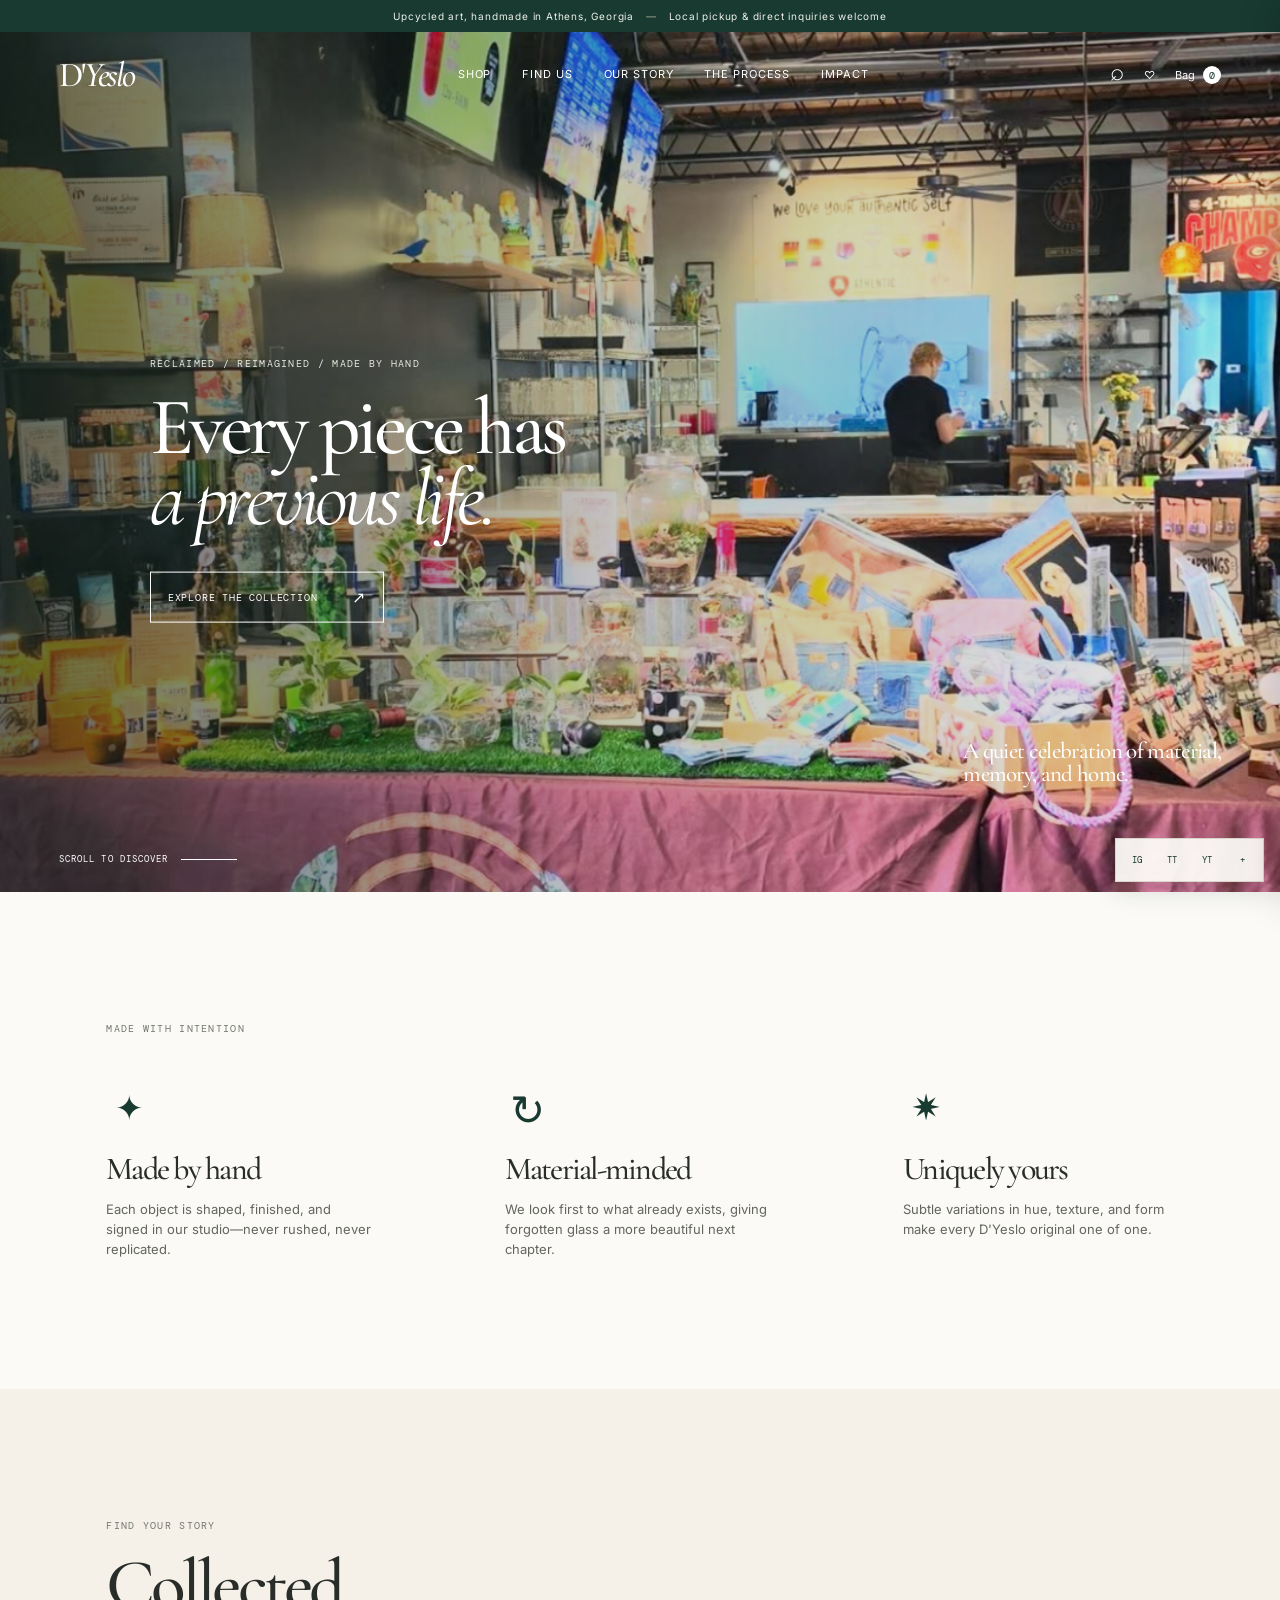
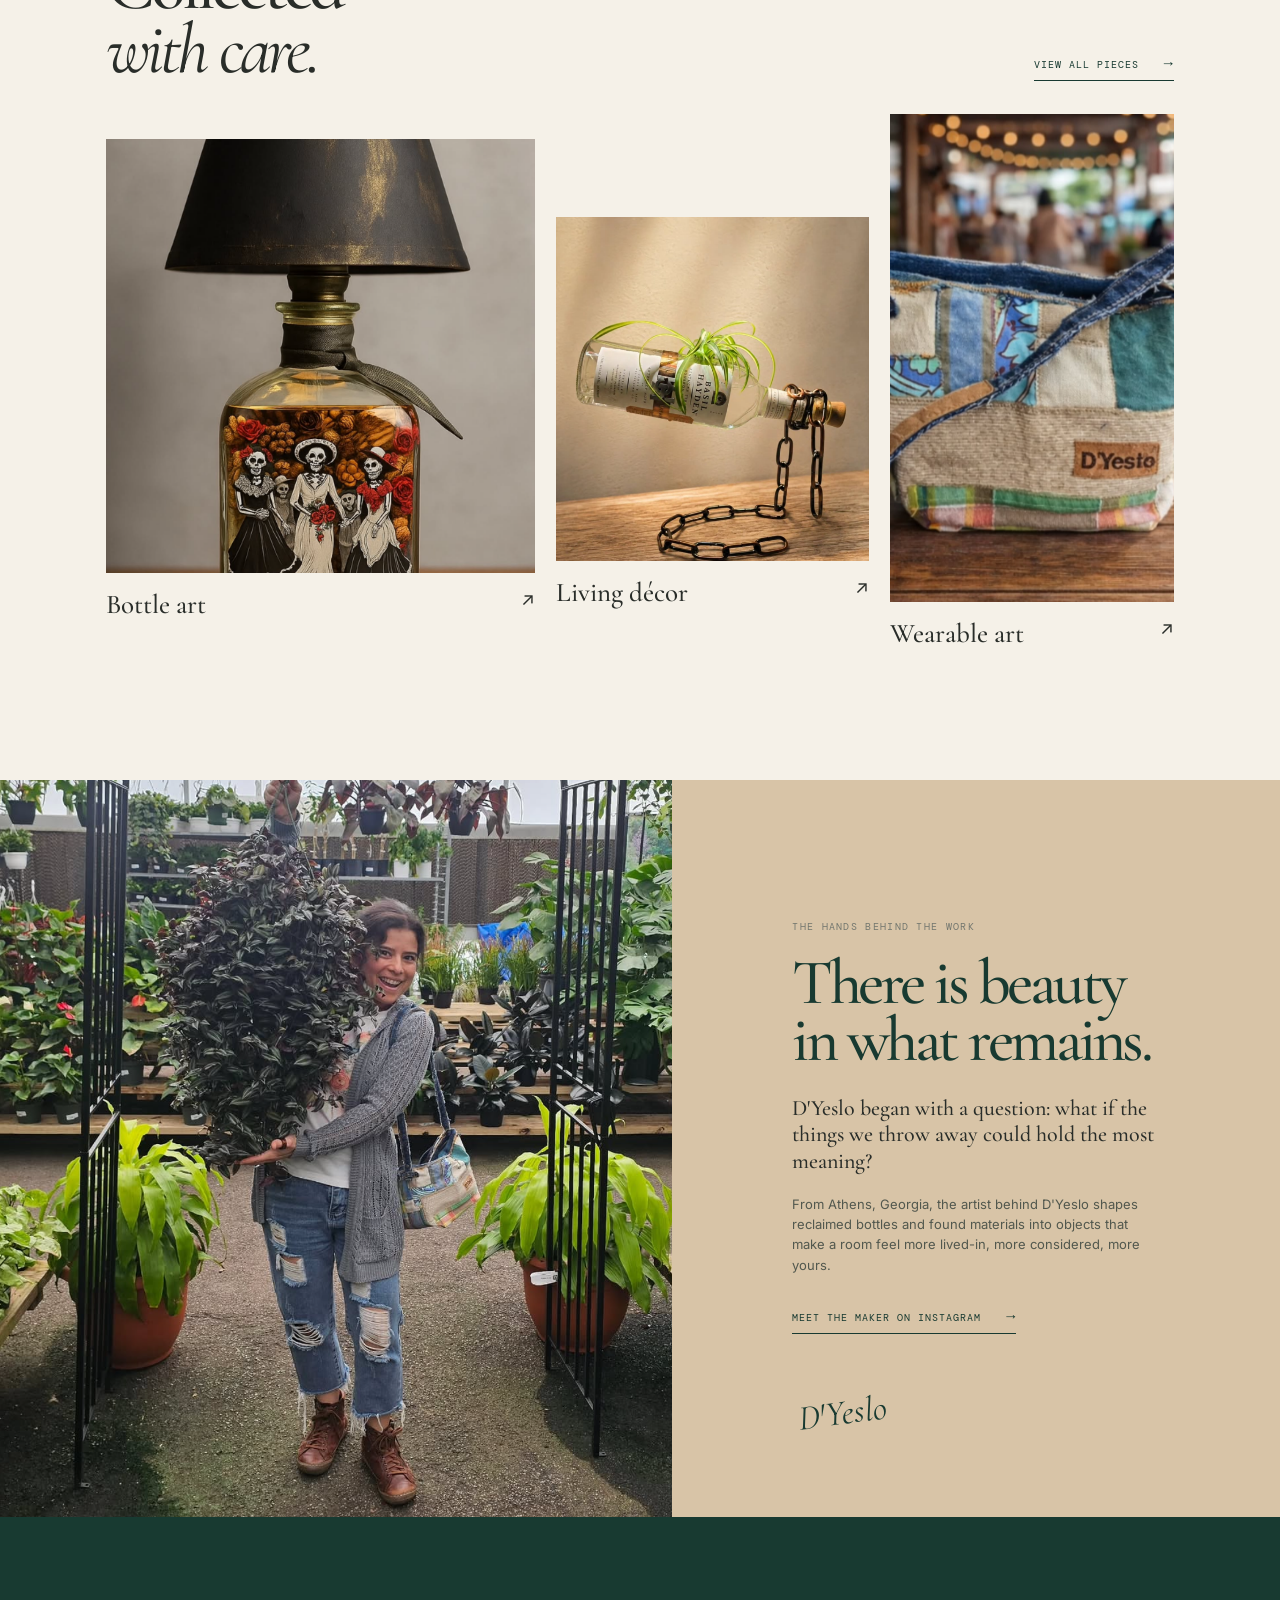
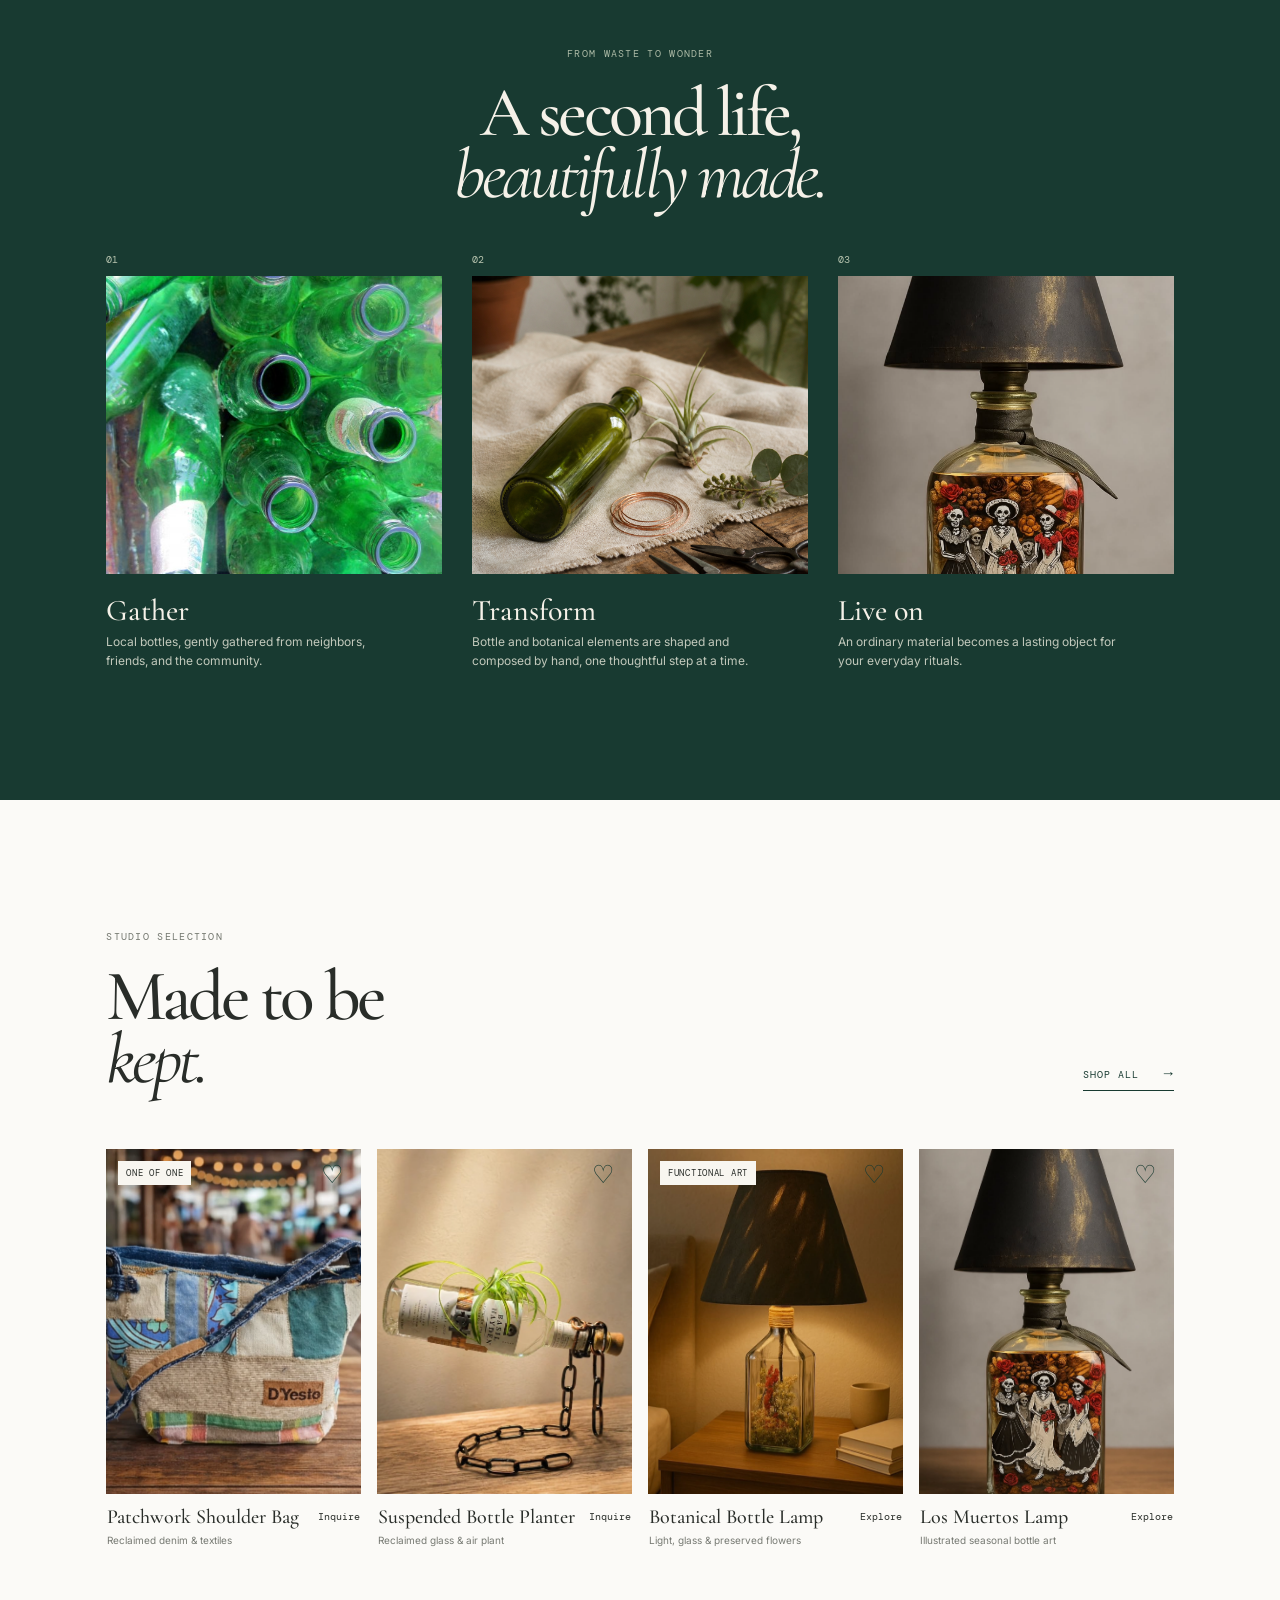
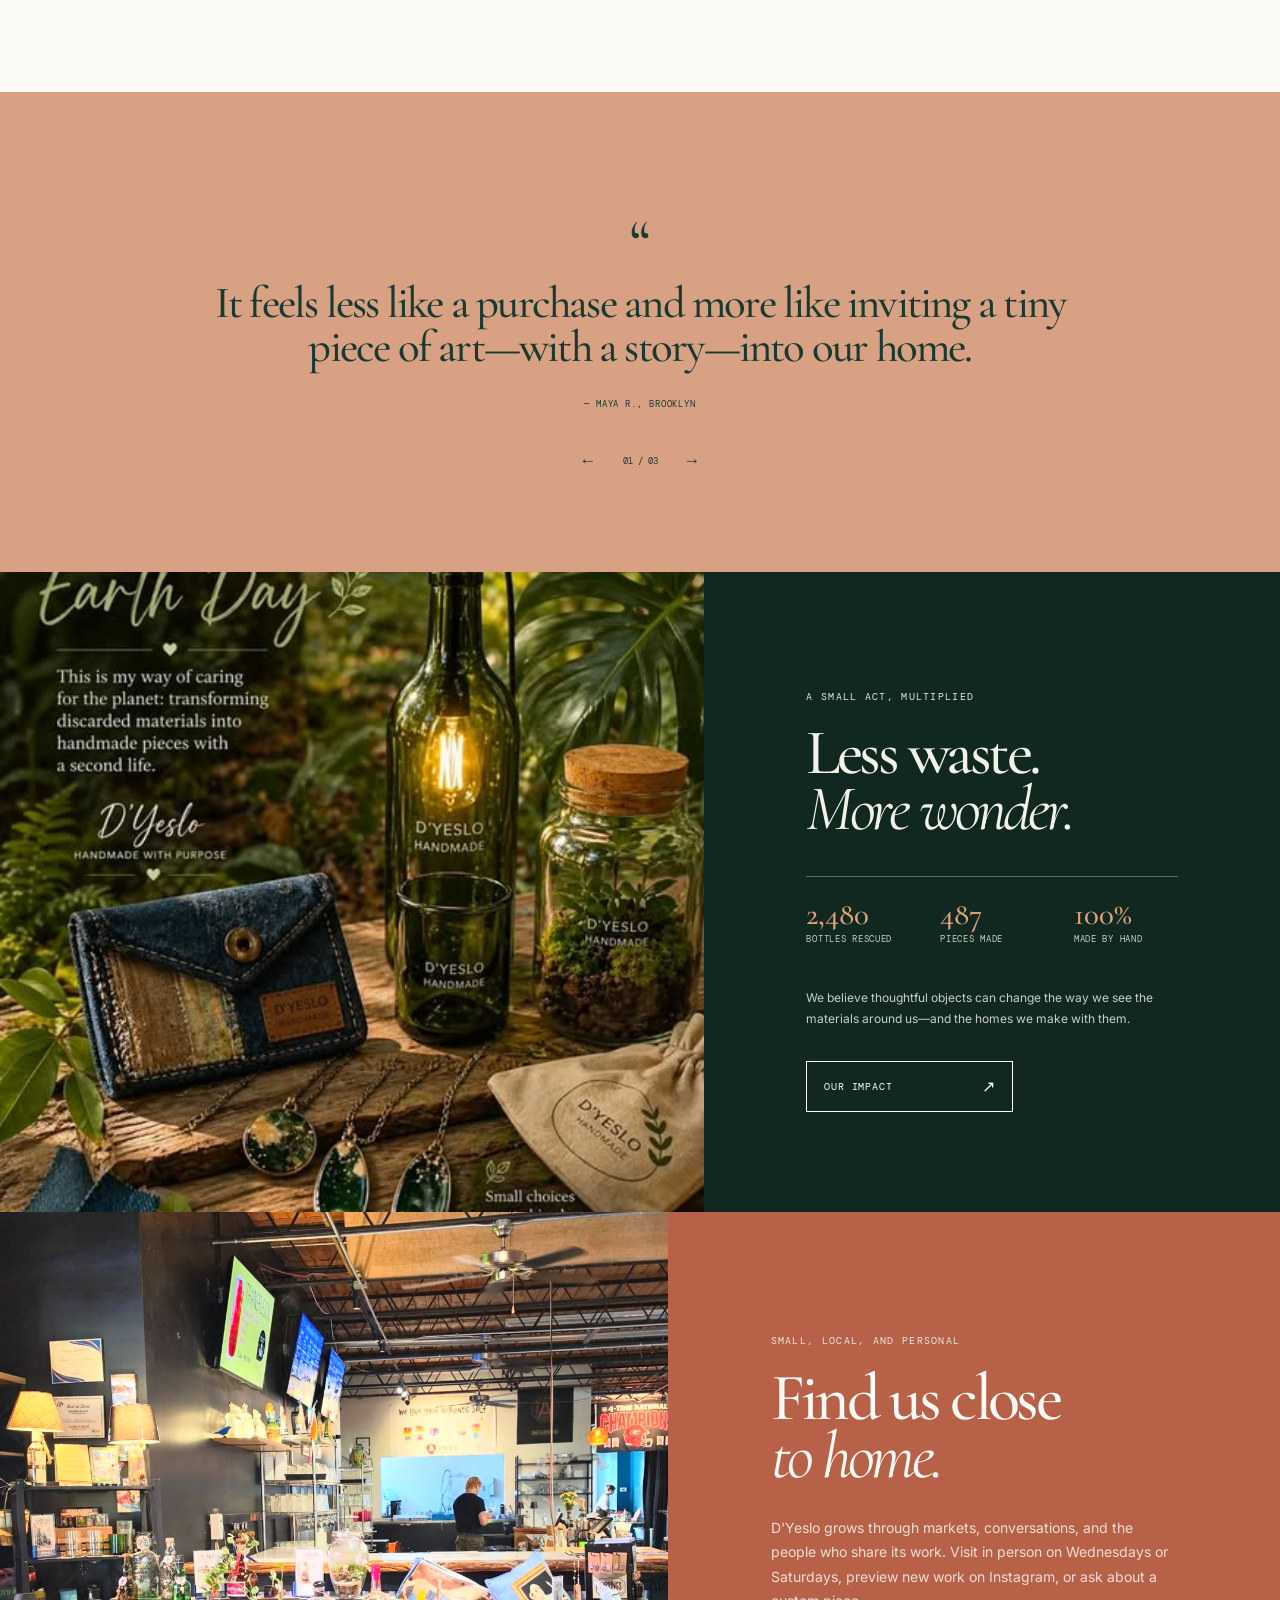
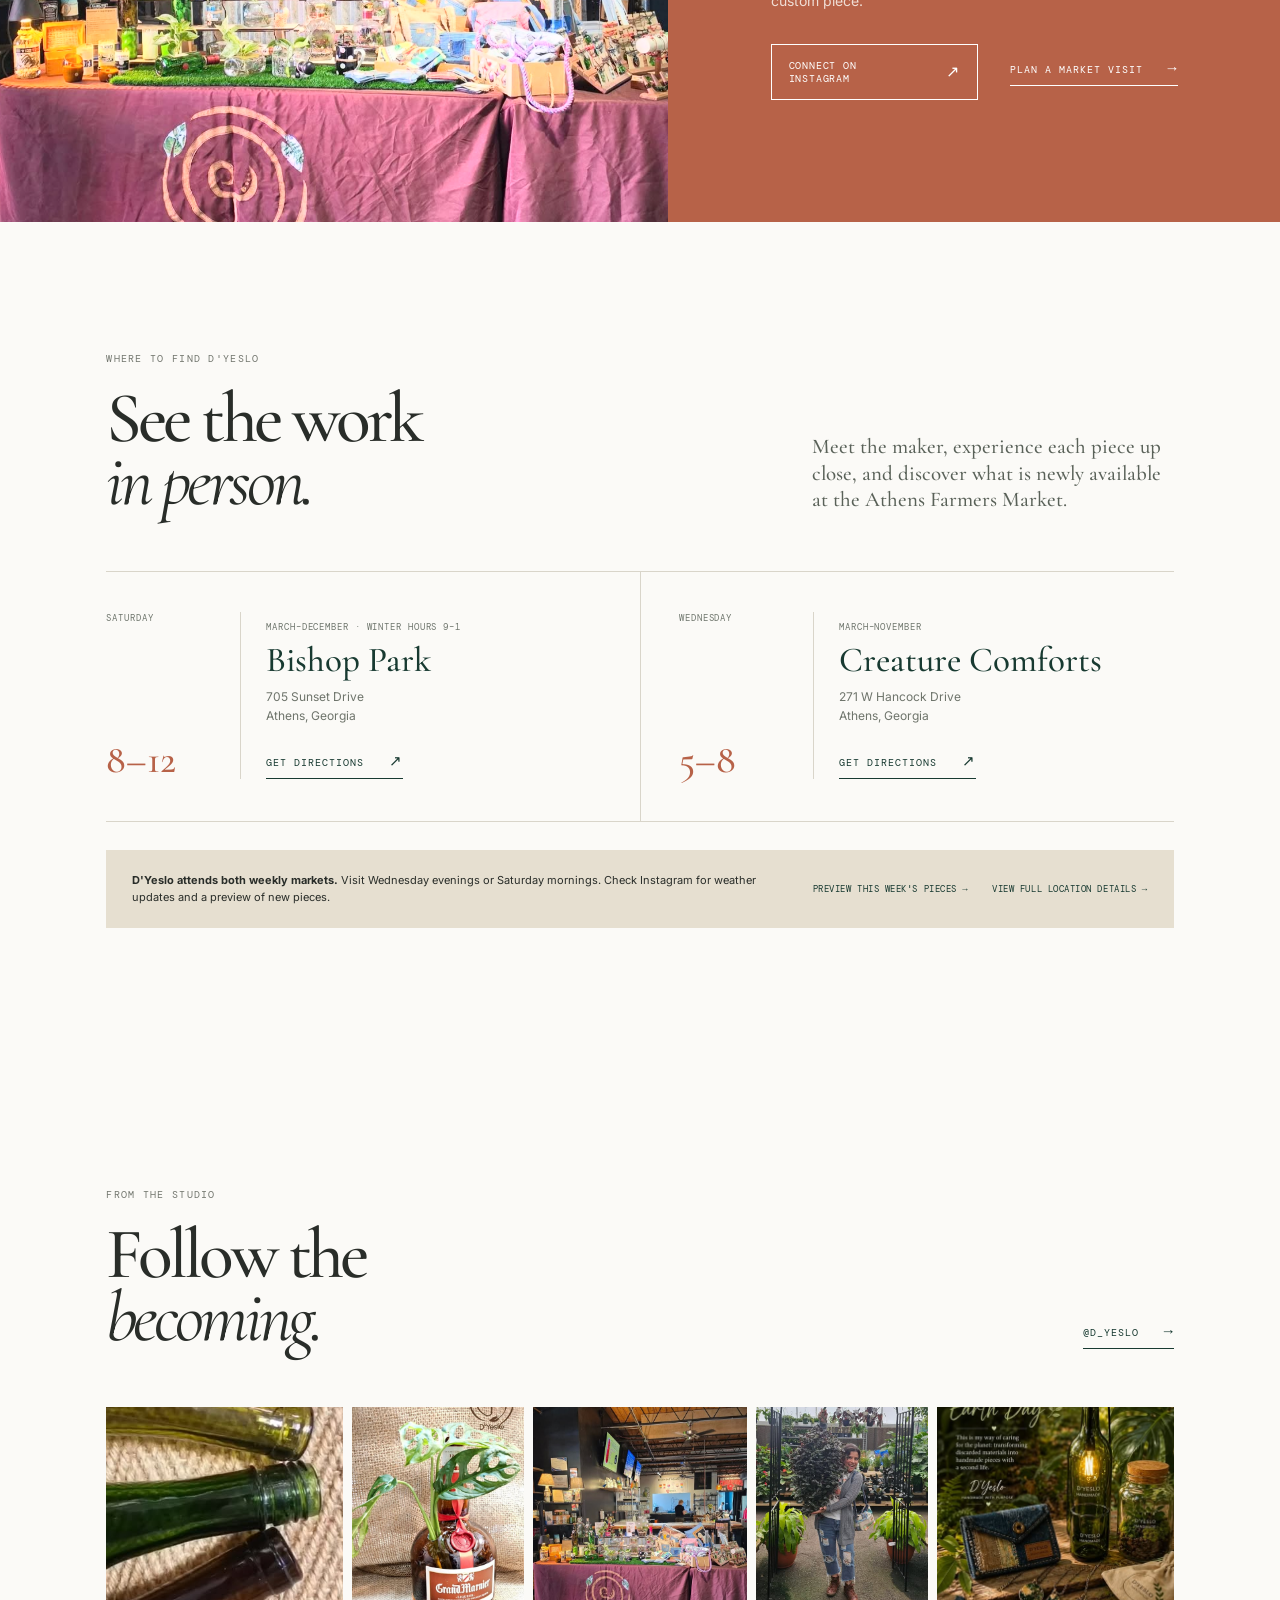
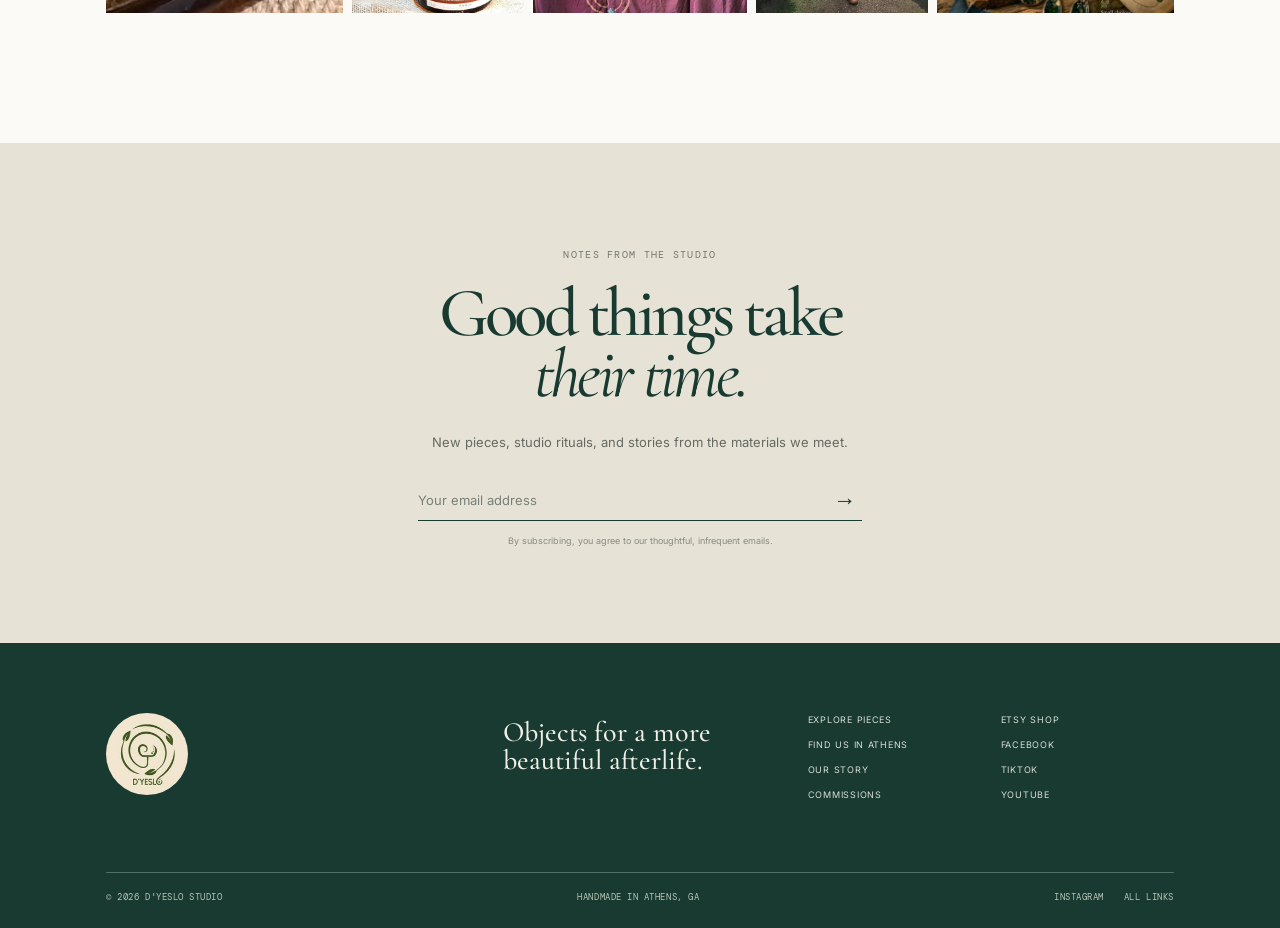
<file: index.html>
<!doctype html>
<html lang="en">
  <head>
    <meta charset="UTF-8" />
    <meta name="viewport" content="width=device-width, initial-scale=1.0" />
    <meta name="description" content="D'Yeslo transforms reclaimed glass into enduring, handcrafted home decor and functional art." />
    <title>D'Yeslo — Pieces with a previous life</title>
    <link rel="icon" href="assets/images/dyeslo-logo.jpg" />
    <link rel="preconnect" href="https://fonts.googleapis.com" />
    <link rel="preconnect" href="https://fonts.gstatic.com" crossorigin />
    <link href="https://fonts.googleapis.com/css2?family=Cormorant+Garamond:ital,wght@0,400;0,500;0,600;1,500&family=DM+Mono&family=Inter:wght@400;500;600&display=swap" rel="stylesheet" />
    <link rel="stylesheet" href="styles.css?v=0e4f3e8" />
  </head>
  <body>
    <div class="announcement">Upcycled art, handmade in Athens, Georgia <span>—</span> Local pickup & direct inquiries welcome</div>
    <header class="site-header">
      <a class="wordmark" href="#home" aria-label="D'Yeslo home">D'<i>Yeslo</i></a>
      <nav class="desktop-nav" aria-label="Main navigation">
        <a href="#shop">Shop</a><a href="locations.html">Find us</a><a href="#story">Our story</a><a href="#process">The process</a><a href="#impact">Impact</a>
      </nav>
      <div class="header-actions"><button aria-label="Search">⌕</button><button aria-label="Wishlist">♡</button><button class="bag" aria-label="Shopping bag">Bag <em>0</em></button><button class="menu-toggle" aria-label="Open menu"><span></span><span></span></button></div>
    </header>

    <main id="home">
      <section class="hero">
        <div class="hero-image image-cover" role="img" aria-label="Sculptural reclaimed glass vessels on a sunlit table"></div>
        <div class="hero-shade"></div>
        <div class="hero-copy"><p class="eyebrow light">Reclaimed / reimagined / made by hand</p><h1>Every piece has<br><em>a previous life.</em></h1><a class="button light-button" href="#shop">Explore the collection <span>↗</span></a></div>
        <p class="hero-note">A quiet celebration of material,<br>memory, and home.</p>
        <a class="scroll-note" href="#values">Scroll to discover <span></span></a>
      </section>

      <section id="values" class="values section-pad">
        <p class="eyebrow">Made with intention</p>
        <div class="value-grid">
          <article><div class="value-icon hand">✦</div><h2>Made by hand</h2><p>Each object is shaped, finished, and signed in our studio—never rushed, never replicated.</p></article>
          <article><div class="value-icon loop">↻</div><h2>Material-minded</h2><p>We look first to what already exists, giving forgotten glass a more beautiful next chapter.</p></article>
          <article><div class="value-icon star">✷</div><h2>Uniquely yours</h2><p>Subtle variations in hue, texture, and form make every D'Yeslo original one of one.</p></article>
        </div>
      </section>

      <section id="shop" class="collections section-pad">
        <div class="section-heading"><div><p class="eyebrow">Find your story</p><h2>Collected<br><em>with care.</em></h2></div><a class="text-link" href="#collection">View all pieces <span>→</span></a></div>
        <div class="collection-grid">
          <a class="collection large tilt" href="collection.html?category=bottle-art"><div class="image-cover collection-a" role="img" aria-label="Los Muertos illustrated bottle lamp by D'Yeslo"></div><div class="collection-label"><span>Bottle art</span><i>↗</i></div></a>
          <a class="collection offset" href="collection.html"><div class="image-cover collection-b" role="img" aria-label="Upcycled bottle transformed into a living plant vessel"></div><div class="collection-label"><span>Living décor</span><i>↗</i></div></a>
          <a class="collection tall" href="collection.html?category=wearable-art"><div class="image-cover collection-c" role="img" aria-label="Patchwork shoulder bag handmade from reclaimed textiles"></div><div class="collection-label"><span>Wearable art</span><i>↗</i></div></a>
        </div>
      </section>

      <section id="story" class="artist-story">
        <div class="story-photo image-cover" role="img" aria-label="The D'Yeslo artist visiting a local plant market"></div>
        <div class="story-copy"><p class="eyebrow">The hands behind the work</p><h2>There is beauty<br>in what remains.</h2><p class="lede">D'Yeslo began with a question: what if the things we throw away could hold the most meaning?</p><p>From Athens, Georgia, the artist behind D'Yeslo shapes reclaimed bottles and found materials into objects that make a room feel more lived-in, more considered, more yours.</p><a href="https://www.instagram.com/d_yeslo/" class="text-link" target="_blank" rel="noopener">Meet the maker on Instagram <span>→</span></a><div class="signature">D'Yeslo</div></div>
      </section>

      <section id="process" class="process section-pad">
        <div class="process-head"><p class="eyebrow">From waste to wonder</p><h2>A second life,<br><em>beautifully made.</em></h2></div>
        <div class="process-steps">
          <article><span>01</span><div class="process-img image-cover process-a" role="img" aria-label="Discarded green glass bottles gathered for reuse"></div><h3>Gather</h3><p>Local bottles, gently gathered from neighbors, friends, and the community.</p></article>
          <article><span>02</span><div class="process-img image-cover process-b" role="img" aria-label="A reclaimed bottle, air plant, copper wire, and tools ready to be transformed"></div><h3>Transform</h3><p>Bottle and botanical elements are shaped and composed by hand, one thoughtful step at a time.</p></article>
          <article><span>03</span><div class="process-img image-cover process-c" role="img" aria-label="Finished Los Muertos bottle lamp glowing as functional art"></div><h3>Live on</h3><p>An ordinary material becomes a lasting object for your everyday rituals.</p></article>
        </div>
      </section>

      <section class="featured section-pad" id="collection">
        <div class="section-heading"><div><p class="eyebrow">Studio selection</p><h2>Made to be<br><em>kept.</em></h2></div><a href="#collection" class="text-link">Shop all <span>→</span></a></div>
        <div class="product-grid">
          <article class="product-card"><button class="wish" aria-label="Save upcycled patchwork bag">♡</button><a href="product.html?piece=bag"><div class="product-image product-1 image-cover" role="img" aria-label="Handmade patchwork shoulder bag using reclaimed textiles"><span class="pill">One of one</span></div><div class="product-info"><div><h3>Patchwork Shoulder Bag</h3><p>Reclaimed denim & textiles</p></div><strong>Inquire</strong></div></a></article>
          <article class="product-card"><button class="wish" aria-label="Save suspended bottle planter">♡</button><a href="product.html?piece=bottle"><div class="product-image product-2 image-cover" role="img" aria-label="Clear reclaimed bottle planter suspended on a sculptural chain"></div><div class="product-info"><div><h3>Suspended Bottle Planter</h3><p>Reclaimed glass & air plant</p></div><strong>Inquire</strong></div></a></article>
          <article class="product-card"><button class="wish" aria-label="Save botanical bottle lamp">♡</button><a href="product.html?piece=lamp"><div class="product-image product-3 image-cover" role="img" aria-label="Bottle lamp filled with a dried botanical arrangement"><span class="pill">Functional art</span></div><div class="product-info"><div><h3>Botanical Bottle Lamp</h3><p>Light, glass & preserved flowers</p></div><strong>Explore</strong></div></a></article>
          <article class="product-card"><button class="wish" aria-label="Save Day of the Dead bottle lamp">♡</button><a href="product.html?piece=muertos"><div class="product-image product-4 image-cover" role="img" aria-label="Bottle lamp featuring a Day of the Dead family artwork"></div><div class="product-info"><div><h3>Los Muertos Lamp</h3><p>Illustrated seasonal bottle art</p></div><strong>Explore</strong></div></a></article>
        </div>
      </section>

      <section class="testimonial"><p class="quote-mark">“</p><blockquote>It feels less like a purchase and more like inviting a tiny piece of art—with a story—into our home.</blockquote><p>— MAYA R., BROOKLYN</p><div class="quote-nav"><button aria-label="Previous testimonial">←</button><span>01 / 03</span><button aria-label="Next testimonial">→</button></div></section>

      <section id="impact" class="impact"><div class="impact-img image-cover"></div><div class="impact-content"><p class="eyebrow light">A small act, multiplied</p><h2>Less waste.<br><em>More wonder.</em></h2><div class="impact-stats"><div><strong>2,480</strong><span>Bottles rescued</span></div><div><strong>487</strong><span>Pieces made</span></div><div><strong>100%</strong><span>Made by hand</span></div></div><p>We believe thoughtful objects can change the way we see the materials around us—and the homes we make with them.</p><a href="#impact" class="button light-button">Our impact <span>↗</span></a></div></section>

      <section class="local-maker"><div class="local-photo image-cover" role="img" aria-label="D'Yeslo's handmade products displayed at an Athens-area market"></div><div class="local-copy"><p class="eyebrow light">Small, local, and personal</p><h2>Find us close<br><em>to home.</em></h2><p>D'Yeslo grows through markets, conversations, and the people who share its work. Visit in person on Wednesdays or Saturdays, preview new work on Instagram, or ask about a custom piece.</p><div class="local-actions"><a class="button light-button" href="https://www.instagram.com/d_yeslo/" target="_blank" rel="noopener">Connect on Instagram <span>↗</span></a><a class="text-link light-link" href="locations.html">Plan a market visit <span>→</span></a></div></div></section>

      <section id="find-us" class="market-schedule section-pad">
        <div class="market-intro"><div><p class="eyebrow">Where to find D'Yeslo</p><h2>See the work<br><em>in person.</em></h2></div><p>Meet the maker, experience each piece up close, and discover what is newly available at the Athens Farmers Market.</p></div>
        <div class="market-grid">
          <article class="market-card"><div class="market-day"><span>Saturday</span><strong>8–12</strong></div><div><p class="market-season">March–December · Winter hours 9–1</p><h3>Bishop Park</h3><address>705 Sunset Drive<br>Athens, Georgia</address><a class="text-link" href="https://www.google.com/maps/search/?api=1&query=Bishop+Park+705+Sunset+Dr+Athens+GA" target="_blank" rel="noopener">Get directions <span>↗</span></a></div></article>
          <article class="market-card"><div class="market-day"><span>Wednesday</span><strong>5–8</strong></div><div><p class="market-season">March–November</p><h3>Creature Comforts</h3><address>271 W Hancock Drive<br>Athens, Georgia</address><a class="text-link" href="https://www.google.com/maps/search/?api=1&query=Creature+Comforts+Athens+GA" target="_blank" rel="noopener">Get directions <span>↗</span></a></div></article>
        </div>
        <div class="market-note"><p><strong>D'Yeslo attends both weekly markets.</strong> Visit Wednesday evenings or Saturday mornings. Check Instagram for weather updates and a preview of new pieces.</p><div><a href="https://www.instagram.com/d_yeslo/" target="_blank" rel="noopener">Preview this week's pieces →</a><a href="locations.html">View full location details →</a></div></div>
      </section>

      <section class="instagram section-pad"><div class="section-heading"><div><p class="eyebrow">From the studio</p><h2>Follow the<br><em>becoming.</em></h2></div><a class="text-link" href="https://www.instagram.com/d_yeslo/" target="_blank" rel="noopener">@d_yeslo <span>→</span></a></div><div class="insta-grid"><a href="https://www.instagram.com/d_yeslo/" target="_blank" rel="noopener" class="image-cover insta-1" aria-label="See reclaimed glass on Instagram"></a><a href="https://www.instagram.com/d_yeslo/" target="_blank" rel="noopener" class="image-cover insta-2" aria-label="See a D'Yeslo bottle planter on Instagram"></a><a href="https://www.instagram.com/d_yeslo/" target="_blank" rel="noopener" class="image-cover insta-3" aria-label="See D'Yeslo at a local market on Instagram"></a><a href="https://www.instagram.com/d_yeslo/" target="_blank" rel="noopener" class="image-cover insta-4" aria-label="Meet the D'Yeslo maker on Instagram"></a><a href="https://www.instagram.com/d_yeslo/" target="_blank" rel="noopener" class="image-cover insta-5" aria-label="See D'Yeslo's Earth Day collection on Instagram"></a></div></section>

      <section class="newsletter"><p class="eyebrow">Notes from the studio</p><h2>Good things take<br><em>their time.</em></h2><p>New pieces, studio rituals, and stories from the materials we meet.</p><form><label class="sr-only" for="email">Your email address</label><input id="email" type="email" placeholder="Your email address" required><button type="submit" aria-label="Subscribe">→</button></form><small>By subscribing, you agree to our thoughtful, infrequent emails.</small></section>
    </main>

    <footer><div class="footer-top"><a class="footer-brand" href="#home"><img src="assets/images/dyeslo-logo.jpg" alt="D'Yeslo logo"></a><p>Objects for a more<br>beautiful afterlife.</p><div class="footer-links"><div><a href="collection.html">Explore pieces</a><a href="locations.html">Find us in Athens</a><a href="#story">Our story</a><a href="https://www.instagram.com/d_yeslo/" target="_blank" rel="noopener">Commissions</a></div><div><a href="https://dyeslo.etsy.com" target="_blank" rel="noopener">Etsy shop</a><a href="https://www.facebook.com/profile.php?id=100089554500693" target="_blank" rel="noopener">Facebook</a><a href="https://www.tiktok.com/@d_yeslo" target="_blank" rel="noopener">TikTok</a><a href="https://www.youtube.com/@Dyeslo" target="_blank" rel="noopener">YouTube</a></div></div></div><div class="footer-bottom"><span>© 2026 D'Yeslo Studio</span><span>Handmade in Athens, GA</span><div><a href="https://www.instagram.com/d_yeslo/" target="_blank" rel="noopener">Instagram</a><a href="https://beacons.ai/dyeslo" target="_blank" rel="noopener">All links</a></div></div></footer>

    <aside class="product-drawer" id="product" aria-label="Product quick view"><button class="drawer-close" aria-label="Close product preview">×</button><div class="drawer-image product-1 image-cover"></div><div class="drawer-content"><p class="eyebrow">Bottle art · One of one</p><h2>Verdant No. 04</h2><p class="price">$128</p><p>A former Bordeaux bottle, hand-cut and flame-polished into a softly sculptural vessel for stems, cuttings, or simply the light.</p><dl><div><dt>Material</dt><dd>Reclaimed glass</dd></div><div><dt>Dimensions</dt><dd>10.5 in H × 3 in W</dd></div><div><dt>Impact</dt><dd>1 bottle given new life</dd></div></dl><button class="button dark-button add-cart">Add to bag <span>+</span></button><p class="microcopy">Includes a numbered certificate of authenticity.</p></div></aside><div class="drawer-scrim"></div>
    <script src="script.js?v=0e4f3e8"></script>
  </body>
</html>
</file>
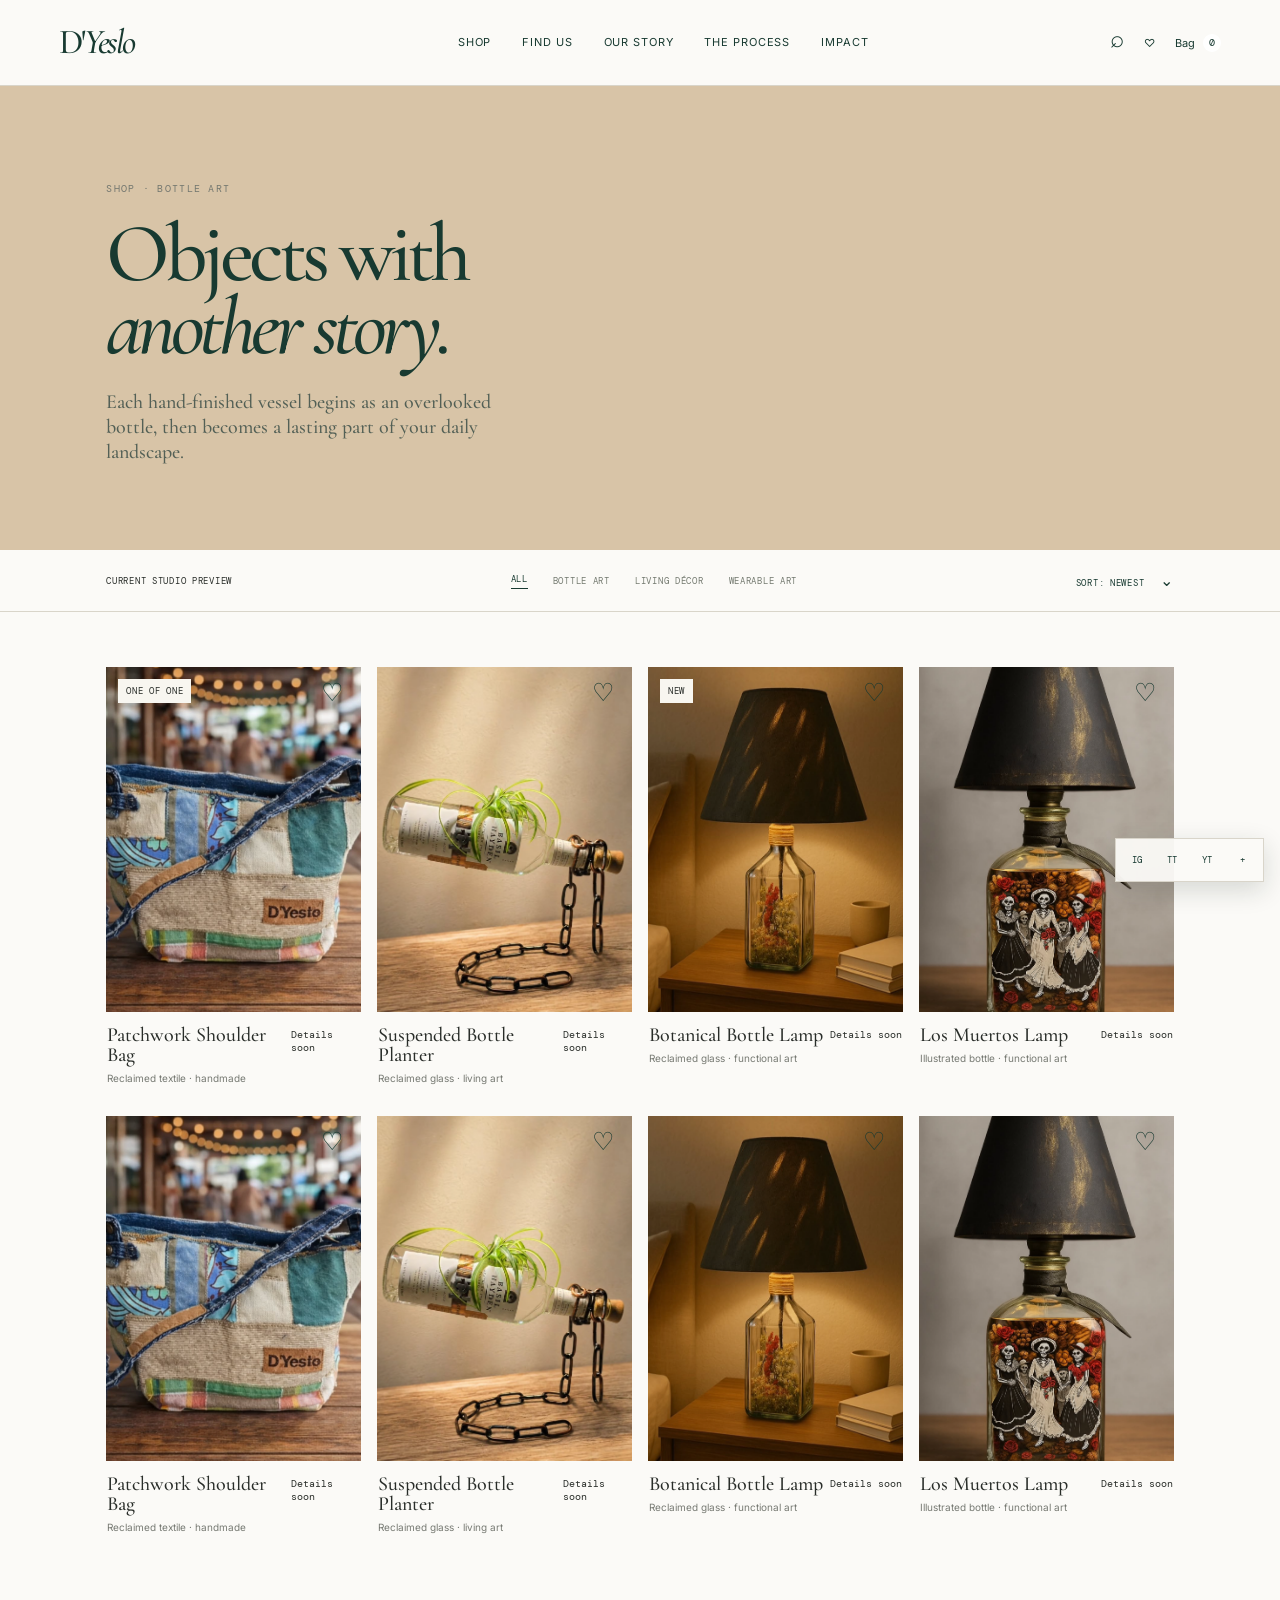
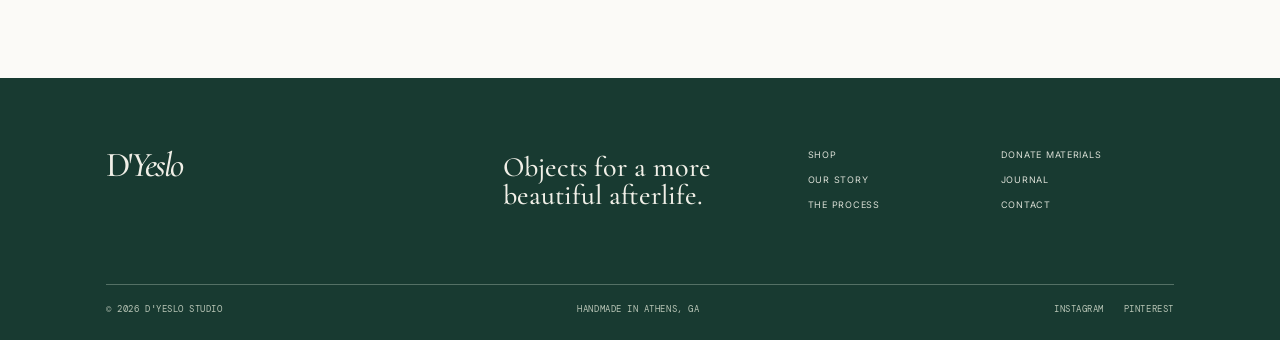
<file: collection.html>
<!doctype html><html lang="en"><head><meta charset="UTF-8"><meta name="viewport" content="width=device-width, initial-scale=1.0"><meta name="description" content="Shop D'Yeslo reclaimed glass bottle art."><title>Bottle Art — D'Yeslo</title><link rel="preconnect" href="https://fonts.googleapis.com"><link rel="preconnect" href="https://fonts.gstatic.com" crossorigin><link href="https://fonts.googleapis.com/css2?family=Cormorant+Garamond:ital,wght@0,400;0,500;0,600;1,500&family=DM+Mono&family=Inter:wght@400;500;600&display=swap" rel="stylesheet"><link rel="stylesheet" href="styles.css?v=0e4f3e8"></head><body class="interior-page"><header class="site-header interior-header"><a class="wordmark" href="index.html">D'<i>Yeslo</i></a><nav class="desktop-nav"><a href="collection.html">Shop</a><a href="index.html#story">Our story</a><a href="index.html#process">The process</a><a href="index.html#impact">Impact</a></nav><div class="header-actions"><button aria-label="Search">⌕</button><button aria-label="Wishlist">♡</button><button class="bag">Bag <em>0</em></button><button class="menu-toggle" aria-label="Open menu"><span></span><span></span></button></div></header><main><section class="collection-hero"><p class="eyebrow">Shop · Bottle art</p><h1>Objects with<br><em>another story.</em></h1><p>Each hand-finished vessel begins as an overlooked bottle, then becomes a lasting part of your daily landscape.</p></section><section class="shop-controls"><span>12 pieces</span><div><button class="active">All</button><button>Vessels</button><button>Wall pieces</button><button>Votives</button></div><button class="filter">Sort: Newest <span>⌄</span></button></section><section class="listing product-grid"><article class="product-card"><button class="wish">♡</button><a href="product.html"><div class="product-image product-1 image-cover"><span class="pill">One of one</span></div><div class="product-info"><div><h3>Verdant No. 04</h3><p>Reclaimed wine bottle vessel</p></div><strong>$128</strong></div></a></article><article class="product-card"><button class="wish">♡</button><a href="product.html"><div class="product-image product-2 image-cover"></div><div class="product-info"><div><h3>Ember Pour</h3><p>Hand-cut glass carafe</p></div><strong>$96</strong></div></a></article><article class="product-card"><button class="wish">♡</button><a href="product.html"><div class="product-image product-3 image-cover"><span class="pill">New</span></div><div class="product-info"><div><h3>Still Life No. 12</h3><p>Botanical wall object</p></div><strong>$184</strong></div></a></article><article class="product-card"><button class="wish">♡</button><a href="product.html"><div class="product-image product-4 image-cover"></div><div class="product-info"><div><h3>Morrow Set</h3><p>Set of two votives</p></div><strong>$72</strong></div></a></article><article class="product-card"><button class="wish">♡</button><a href="product.html"><div class="product-image product-2 image-cover"></div><div class="product-info"><div><h3>Russet No. 03</h3><p>Reclaimed bottle vase</p></div><strong>$112</strong></div></a></article><article class="product-card"><button class="wish">♡</button><a href="product.html"><div class="product-image product-1 image-cover"></div><div class="product-info"><div><h3>Forest Study</h3><p>Sculptural glass vessel</p></div><strong>$136</strong></div></a></article><article class="product-card"><button class="wish">♡</button><a href="product.html"><div class="product-image product-4 image-cover"></div><div class="product-info"><div><h3>Hearth No. 01</h3><p>Hand-cut candle holder</p></div><strong>$62</strong></div></a></article><article class="product-card"><button class="wish">♡</button><a href="product.html"><div class="product-image product-3 image-cover"></div><div class="product-info"><div><h3>Garden Table</h3><p>Pressed botanical object</p></div><strong>$164</strong></div></a></article></section></main><footer><div class="footer-top"><a class="wordmark" href="index.html">D'<i>Yeslo</i></a><p>Objects for a more<br>beautiful afterlife.</p><div class="footer-links"><div><a href="collection.html">Shop</a><a href="index.html#story">Our story</a><a href="index.html#process">The process</a></div><div><a href="#materials">Donate materials</a><a href="#journal">Journal</a><a href="#contact">Contact</a></div></div></div><div class="footer-bottom"><span>© 2026 D'Yeslo Studio</span><span>Made in Hudson Valley, NY</span><div><a href="#">Instagram</a><a href="#">Pinterest</a></div></div></footer><script src="script.js?v=0e4f3e8"></script></body></html>
</file>
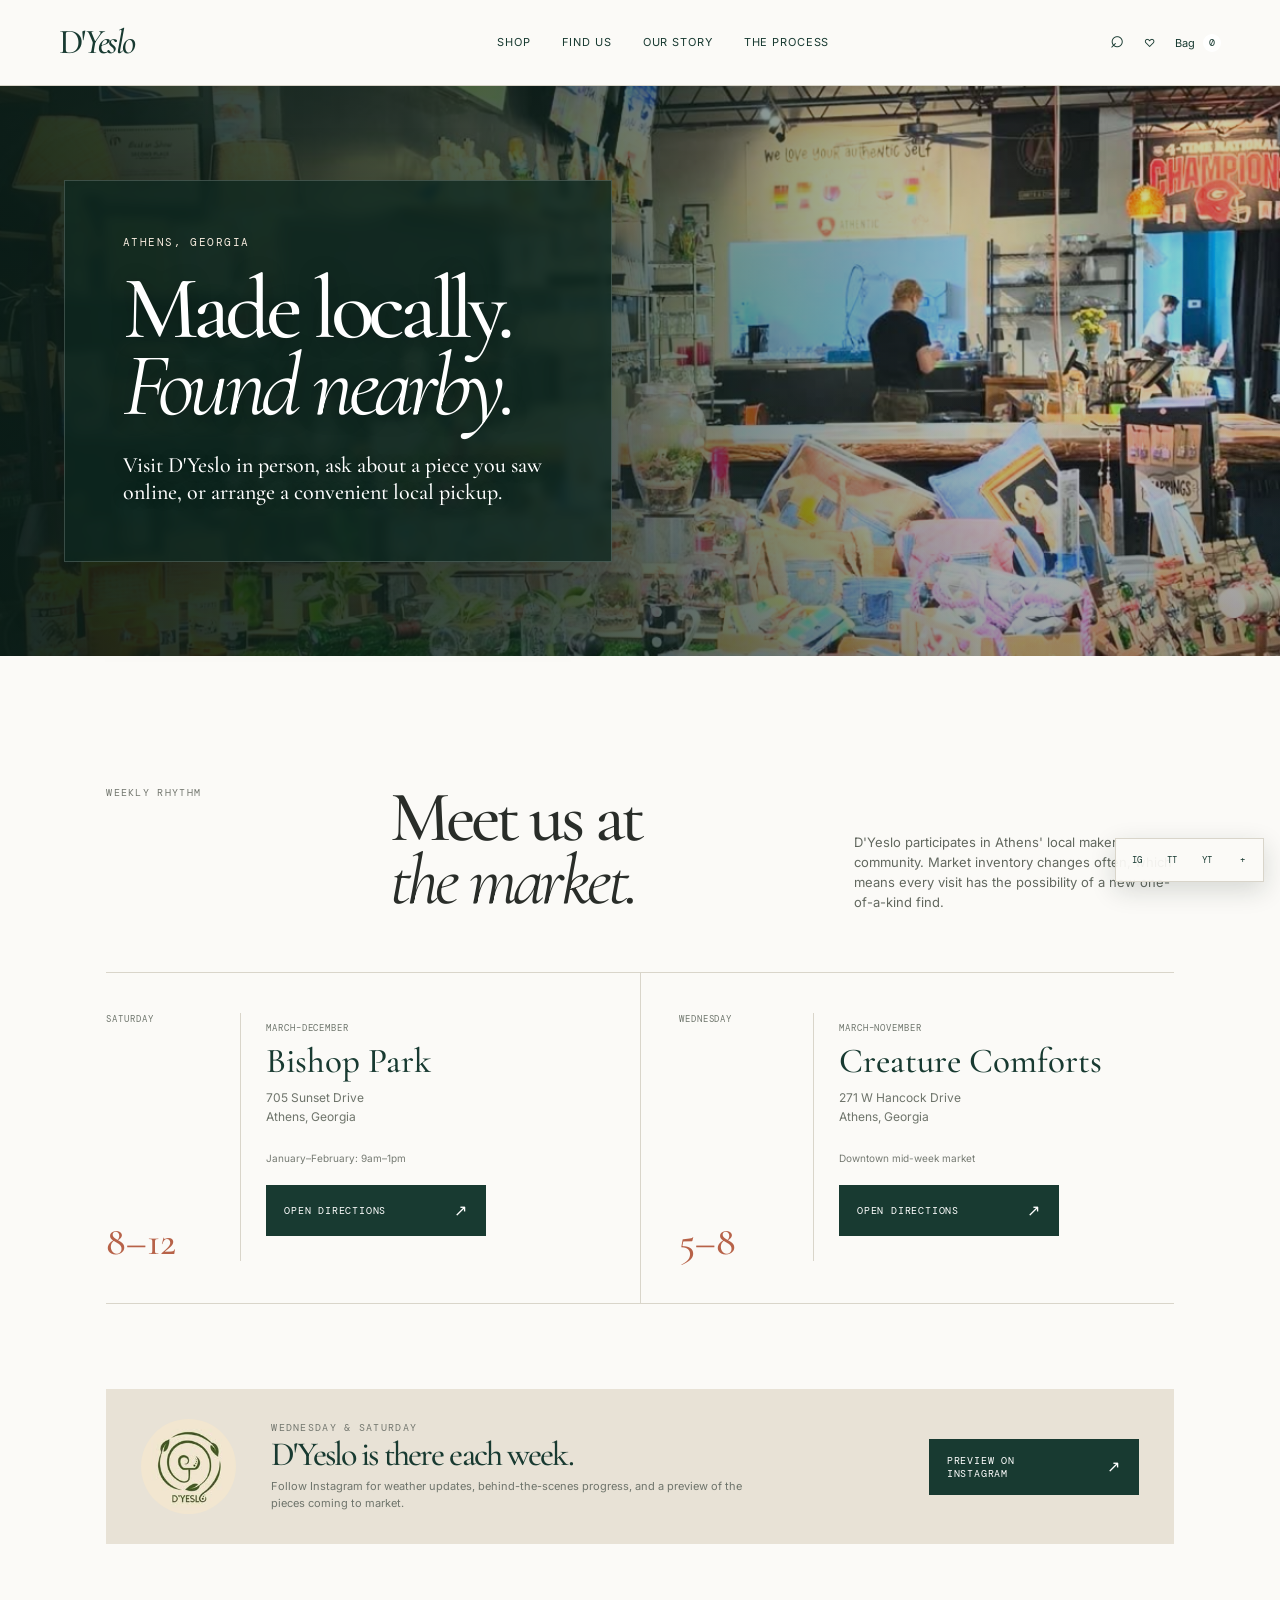
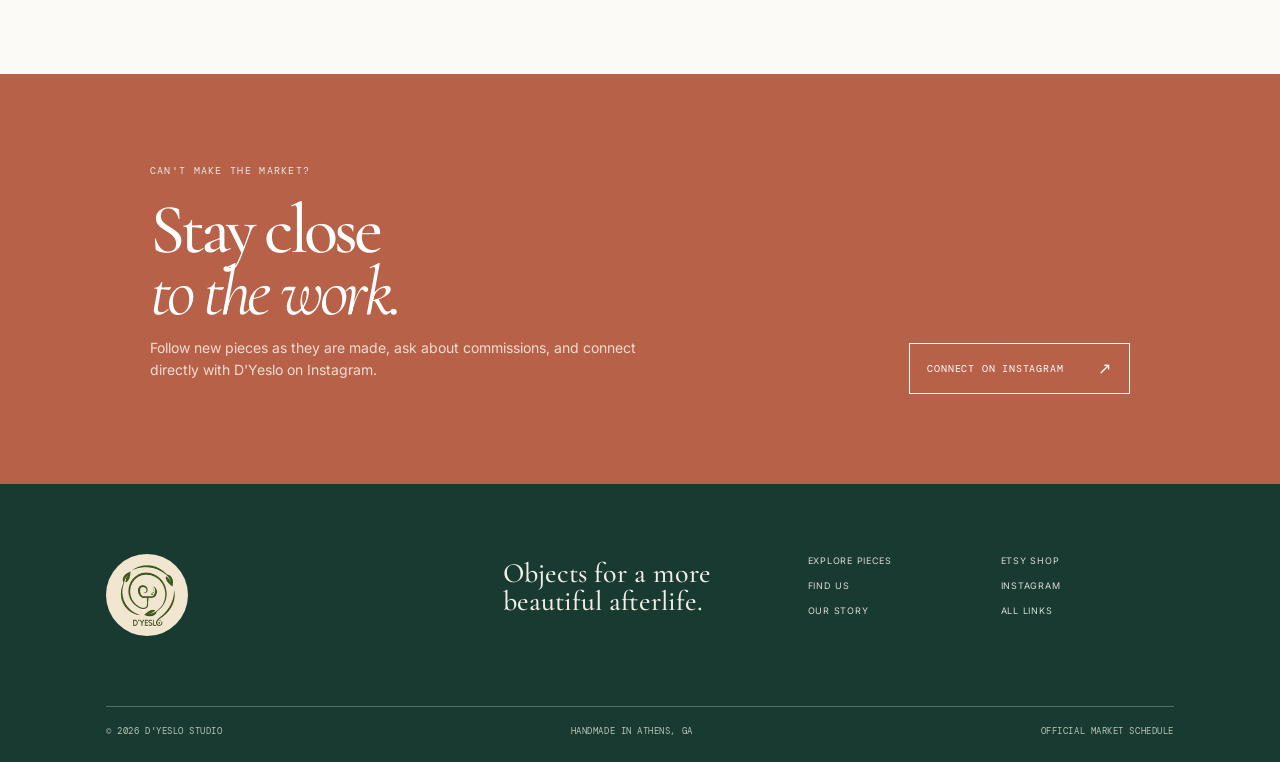
<file: locations.html>
<!doctype html>
<html lang="en">
  <head>
    <meta charset="UTF-8" />
    <meta name="viewport" content="width=device-width, initial-scale=1.0" />
    <meta name="description" content="Find D'Yeslo at weekly Athens Farmers Market locations, see seasonal hours, get directions, or ask about local pickup." />
    <title>Find D'Yeslo in Athens — Markets & Local Pickup</title>
    <link rel="icon" href="assets/images/dyeslo-logo.jpg" />
    <link rel="preconnect" href="https://fonts.googleapis.com" />
    <link rel="preconnect" href="https://fonts.gstatic.com" crossorigin />
    <link href="https://fonts.googleapis.com/css2?family=Cormorant+Garamond:ital,wght@0,400;0,500;0,600;1,500&family=DM+Mono&family=Inter:wght@400;500;600&display=swap" rel="stylesheet" />
    <link rel="stylesheet" href="styles.css?v=0e4f3e8" />
    <script type="application/ld+json">{"@context":"https://schema.org","@type":"LocalBusiness","name":"D'Yeslo","description":"Upcycled art and handmade creations made from reclaimed materials in Athens, Georgia.","areaServed":{"@type":"City","name":"Athens, Georgia"},"sameAs":["https://www.instagram.com/d_yeslo/","https://www.facebook.com/profile.php?id=100089554500693","https://www.tiktok.com/@d_yeslo","https://www.youtube.com/@Dyeslo","https://dyeslo.etsy.com"]}</script>
  </head>
  <body class="interior-page">
    <header class="site-header interior-header">
      <a class="wordmark" href="index.html">D'<i>Yeslo</i></a>
      <nav class="desktop-nav" aria-label="Main navigation"><a href="collection.html">Shop</a><a href="locations.html" aria-current="page">Find us</a><a href="index.html#story">Our story</a><a href="index.html#process">The process</a></nav>
      <div class="header-actions"><button aria-label="Search">⌕</button><button aria-label="Wishlist">♡</button><button class="bag" aria-label="Shopping bag">Bag <em>0</em></button><button class="menu-toggle" aria-label="Open menu"><span></span><span></span></button></div>
    </header>
    <main>
      <section class="location-hero"><div><p class="eyebrow light">Athens, Georgia</p><h1>Made locally.<br><em>Found nearby.</em></h1><p>Visit D'Yeslo in person, ask about a piece you saw online, or arrange a convenient local pickup.</p></div></section>
      <section class="location-body section-pad">
        <div class="location-lead"><p class="eyebrow">Weekly rhythm</p><h2>Meet us at<br><em>the market.</em></h2><p>D'Yeslo participates in Athens' local maker community. Market inventory changes often, which means every visit has the possibility of a new one-of-a-kind find.</p></div>
        <div class="market-grid location-grid">
          <article class="market-card"><div class="market-day"><span>Saturday</span><strong>8–12</strong></div><div><p class="market-season">March–December</p><h3>Bishop Park</h3><address>705 Sunset Drive<br>Athens, Georgia</address><p class="winter-hours">January–February: 9am–1pm</p><a class="button dark-button" href="https://www.google.com/maps/search/?api=1&query=Bishop+Park+705+Sunset+Dr+Athens+GA" target="_blank" rel="noopener">Open directions <span>↗</span></a></div></article>
          <article class="market-card"><div class="market-day"><span>Wednesday</span><strong>5–8</strong></div><div><p class="market-season">March–November</p><h3>Creature Comforts</h3><address>271 W Hancock Drive<br>Athens, Georgia</address><p class="winter-hours">Downtown mid-week market</p><a class="button dark-button" href="https://www.google.com/maps/search/?api=1&query=Creature+Comforts+Athens+GA" target="_blank" rel="noopener">Open directions <span>↗</span></a></div></article>
        </div>
        <div class="attendance-callout"><img src="assets/images/dyeslo-logo.jpg" alt="D'Yeslo logo" /><div><p class="eyebrow">Wednesday & Saturday</p><h2>D'Yeslo is there each week.</h2><p>Follow Instagram for weather updates, behind-the-scenes progress, and a preview of the pieces coming to market.</p></div><a class="button dark-button" href="https://www.instagram.com/d_yeslo/" target="_blank" rel="noopener">Preview on Instagram <span>↗</span></a></div>
      </section>
      <section class="pickup-cta"><div><p class="eyebrow light">Can't make the market?</p><h2>Stay close<br><em>to the work.</em></h2><p>Follow new pieces as they are made, ask about commissions, and connect directly with D'Yeslo on Instagram.</p></div><a class="button light-button" href="https://www.instagram.com/d_yeslo/" target="_blank" rel="noopener">Connect on Instagram <span>↗</span></a></section>
    </main>
    <footer><div class="footer-top"><a class="footer-brand" href="index.html"><img src="assets/images/dyeslo-logo.jpg" alt="D'Yeslo logo"></a><p>Objects for a more<br>beautiful afterlife.</p><div class="footer-links"><div><a href="collection.html">Explore pieces</a><a href="locations.html">Find us</a><a href="index.html#story">Our story</a></div><div><a href="https://dyeslo.etsy.com" target="_blank" rel="noopener">Etsy shop</a><a href="https://www.instagram.com/d_yeslo/" target="_blank" rel="noopener">Instagram</a><a href="https://beacons.ai/dyeslo" target="_blank" rel="noopener">All links</a></div></div></div><div class="footer-bottom"><span>© 2026 D'Yeslo Studio</span><span>Handmade in Athens, GA</span><div><a href="https://athensfarmersmarket.net/locations" target="_blank" rel="noopener">Official market schedule</a></div></div></footer>
    <script src="script.js?v=0e4f3e8"></script>
  </body>
</html>
</file>
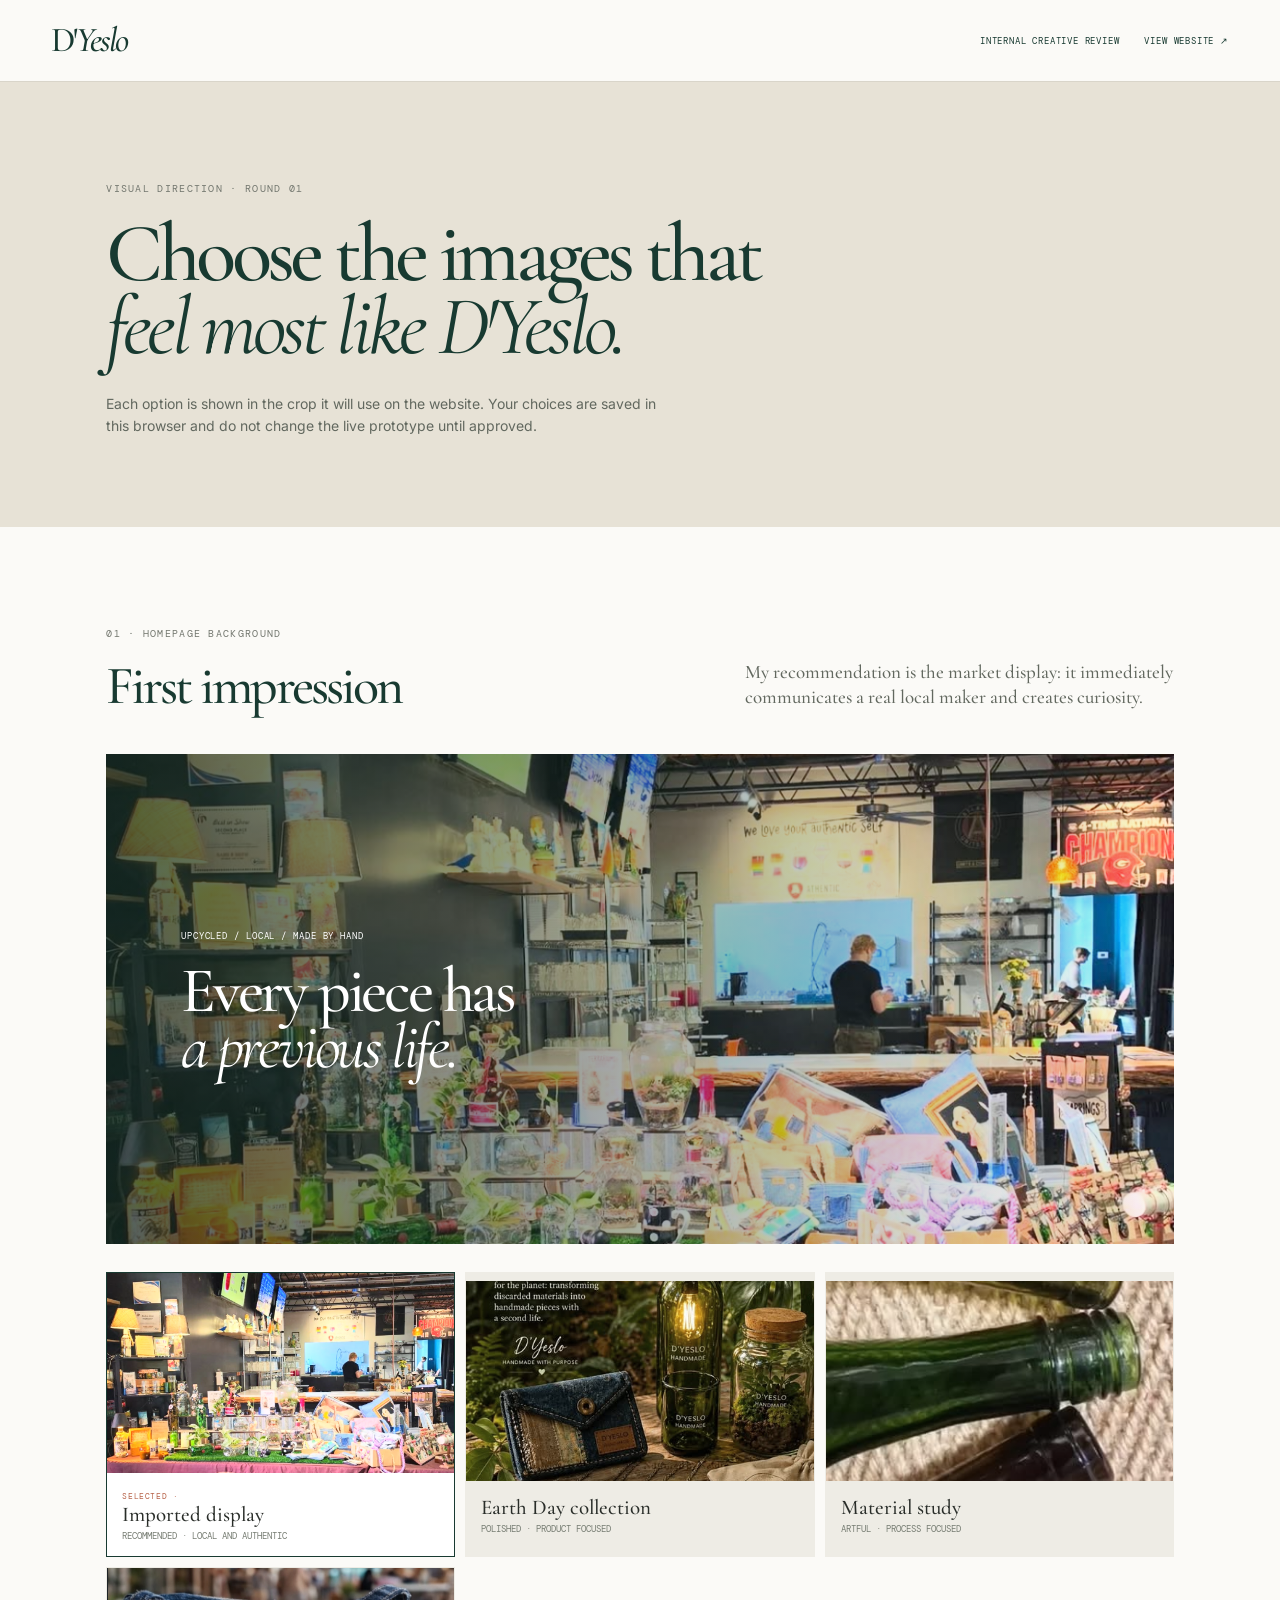
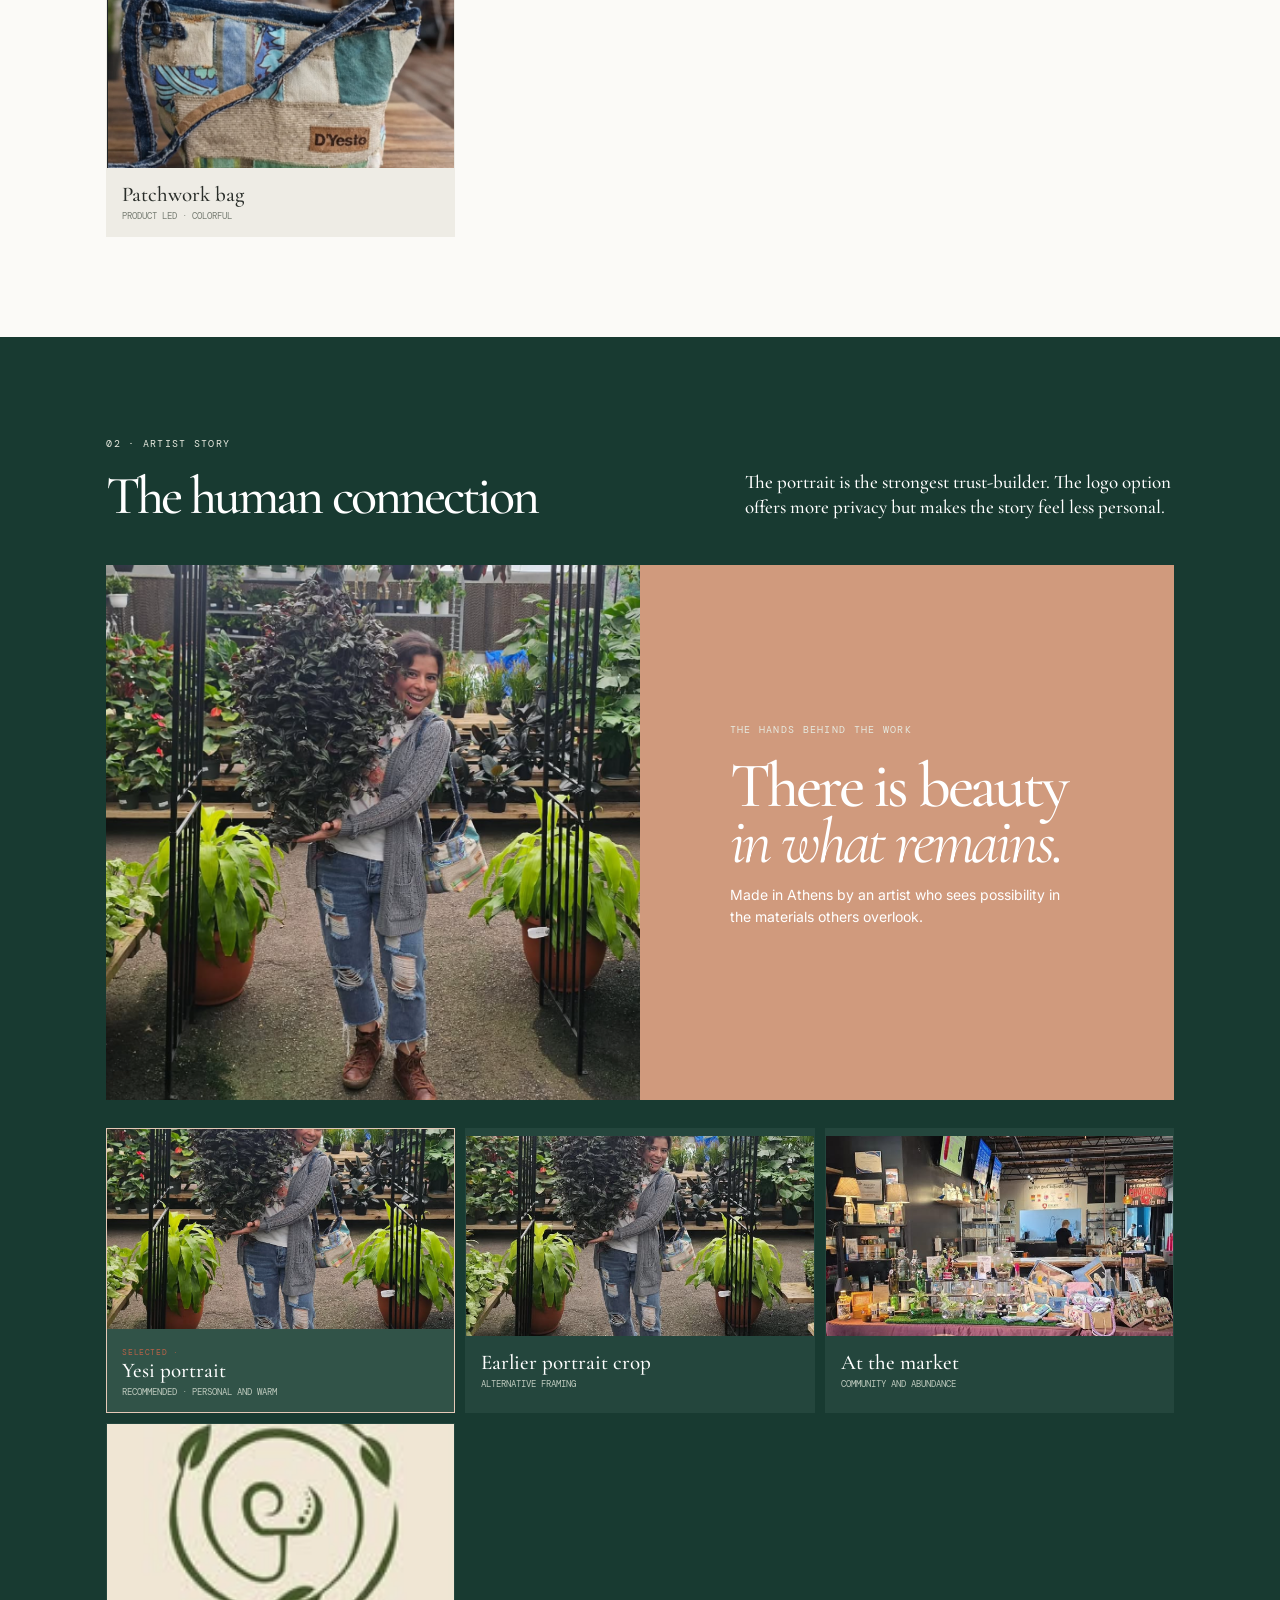
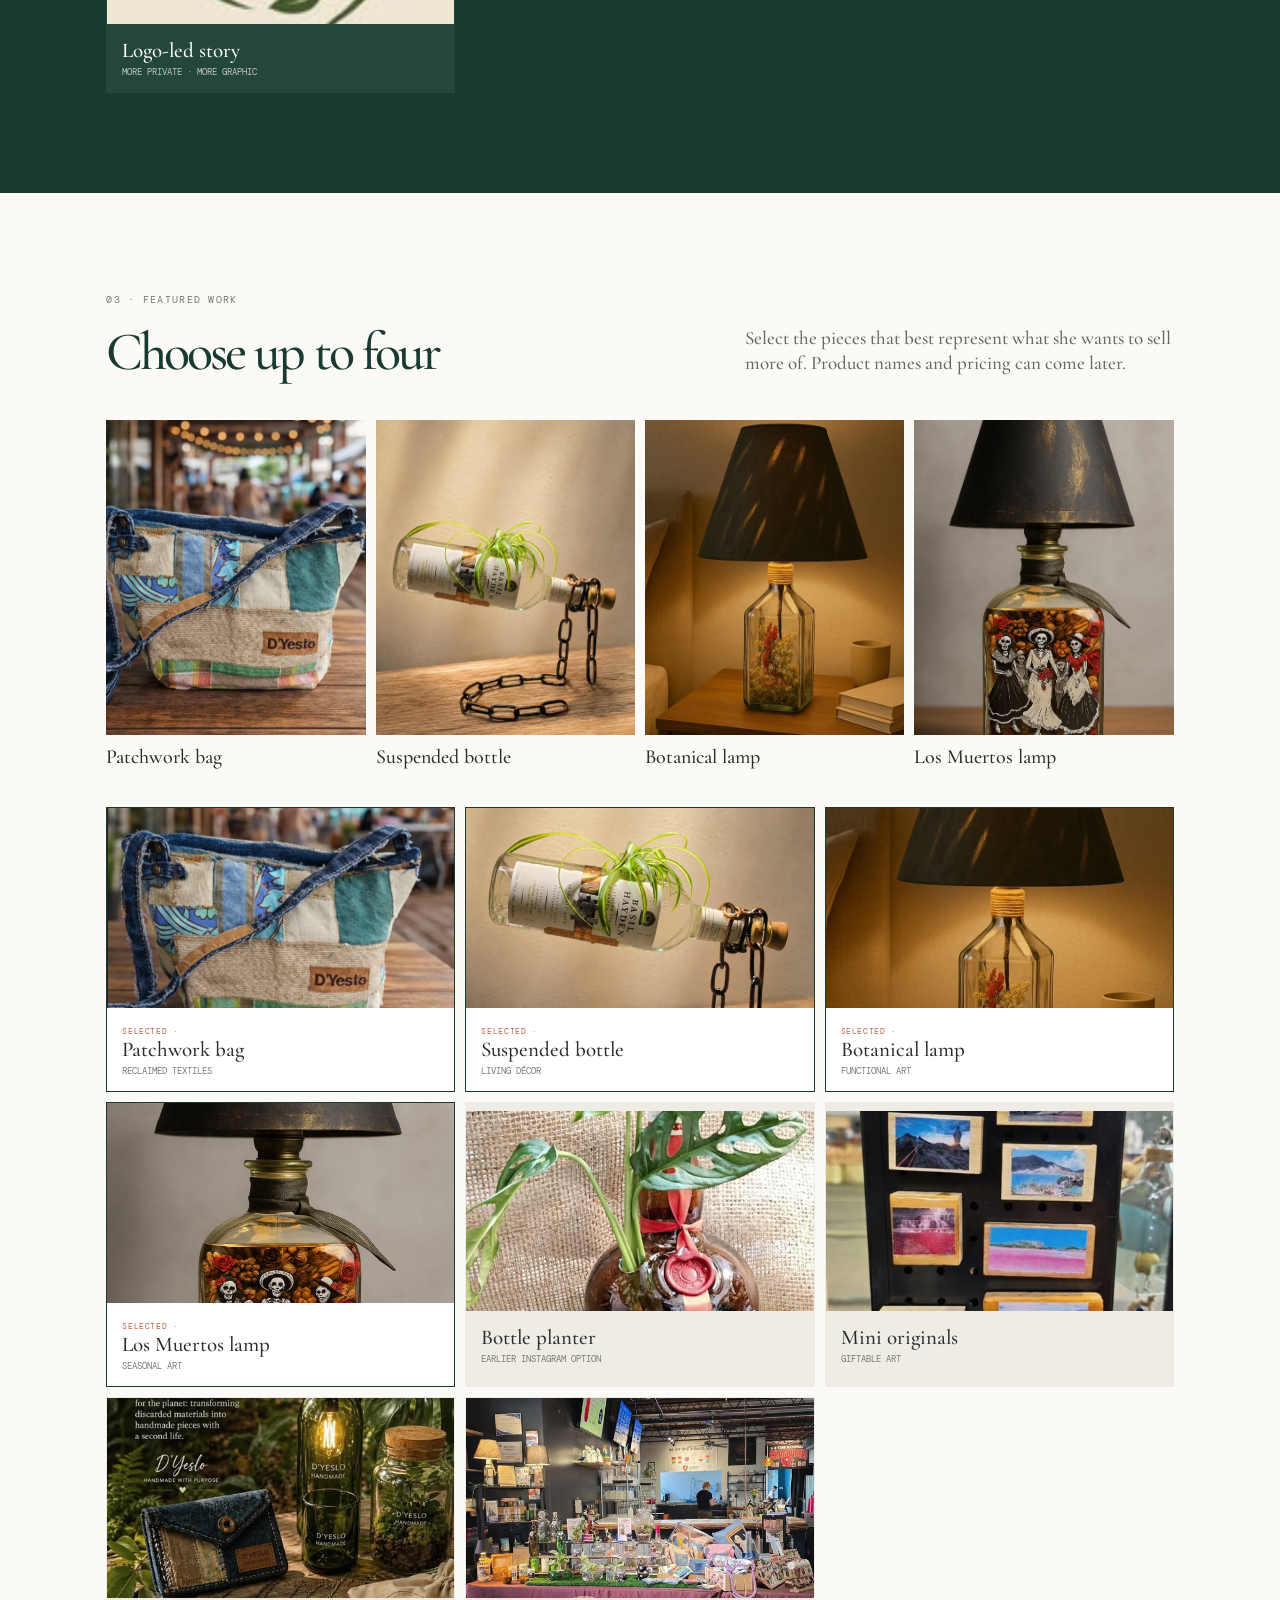
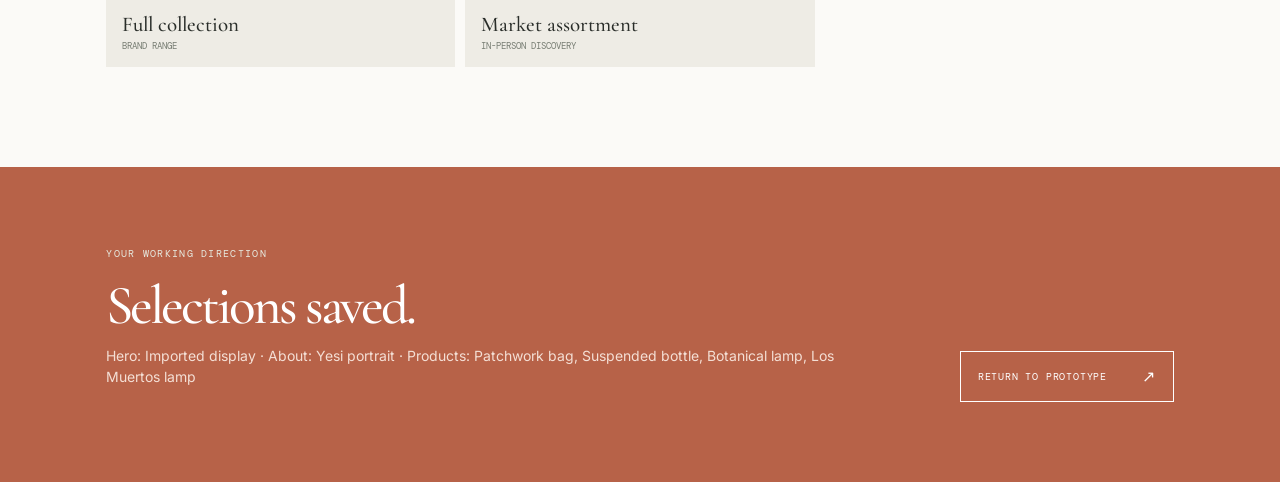
<file: photo-review.html>
<!doctype html>
<html lang="en">
  <head>
    <meta charset="UTF-8" />
    <meta name="viewport" content="width=device-width, initial-scale=1.0" />
    <meta name="robots" content="noindex,nofollow" />
    <title>D'Yeslo — Visual Direction Review</title>
    <link rel="icon" href="assets/images/dyeslo-logo.jpg" />
    <link rel="preconnect" href="https://fonts.googleapis.com" />
    <link rel="preconnect" href="https://fonts.gstatic.com" crossorigin />
    <link href="https://fonts.googleapis.com/css2?family=Cormorant+Garamond:ital,wght@0,400;0,500;0,600;1,500&family=DM+Mono&family=Inter:wght@400;500;600&display=swap" rel="stylesheet" />
    <link rel="stylesheet" href="styles.css?v=0e4f3e8" />
  </head>
  <body class="review-page">
    <header class="review-header"><a class="wordmark" href="index.html">D'<i>Yeslo</i></a><div><span>Internal creative review</span><a href="index.html">View website ↗</a></div></header>
    <main>
      <section class="review-intro"><p class="eyebrow">Visual direction · Round 01</p><h1>Choose the images that<br><em>feel most like D'Yeslo.</em></h1><p>Each option is shown in the crop it will use on the website. Your choices are saved in this browser and do not change the live prototype until approved.</p></section>

      <section class="review-section" data-review-group="hero">
        <div class="review-section-head"><div><p class="eyebrow">01 · Homepage background</p><h2>First impression</h2></div><p>My recommendation is the market display: it immediately communicates a real local maker and creates curiosity.</p></div>
        <div class="review-live hero-review"><div class="review-hero-image" data-preview="hero"></div><div><span>Upcycled / local / made by hand</span><h3>Every piece has<br><em>a previous life.</em></h3></div></div>
        <div class="choice-grid choice-grid-three">
          <button class="image-choice selected" data-group="hero" data-key="imported-display" data-image="assets/images/imported/display.png" aria-pressed="true"><img src="assets/images/imported/display.png" alt="Imported D'Yeslo market display"><span><strong>Imported display</strong><small>Recommended · local and authentic</small></span></button>
          <button class="image-choice" data-group="hero" data-key="earth" data-image="assets/images/instagram/earth-day-collection.jpg" aria-pressed="false"><img src="assets/images/instagram/earth-day-collection.jpg" alt="D'Yeslo Earth Day collection"><span><strong>Earth Day collection</strong><small>Polished · product focused</small></span></button>
          <button class="image-choice" data-group="hero" data-key="glass" data-image="assets/images/instagram/reclaimed-bottles.jpg" aria-pressed="false"><img src="assets/images/instagram/reclaimed-bottles.jpg" alt="Reclaimed glass bottles"><span><strong>Material study</strong><small>Artful · process focused</small></span></button>
          <button class="image-choice" data-group="hero" data-key="bag" data-image="assets/images/imported/bag.png" aria-pressed="false"><img src="assets/images/imported/bag.png" alt="Patchwork D'Yeslo shoulder bag"><span><strong>Patchwork bag</strong><small>Product led · colorful</small></span></button>
        </div>
      </section>

      <section class="review-section review-dark" data-review-group="about">
        <div class="review-section-head"><div><p class="eyebrow light">02 · Artist story</p><h2>The human connection</h2></div><p>The portrait is the strongest trust-builder. The logo option offers more privacy but makes the story feel less personal.</p></div>
        <div class="review-live about-review"><div class="review-about-image" data-preview="about"></div><div><p class="eyebrow light">The hands behind the work</p><h3>There is beauty<br><em>in what remains.</em></h3><p>Made in Athens by an artist who sees possibility in the materials others overlook.</p></div></div>
        <div class="choice-grid choice-grid-three">
          <button class="image-choice selected" data-group="about" data-key="imported-yesi" data-image="assets/images/imported/yesi.png" aria-pressed="true"><img src="assets/images/imported/yesi.png" alt="Yesi holding a plant"><span><strong>Yesi portrait</strong><small>Recommended · personal and warm</small></span></button>
          <button class="image-choice" data-group="about" data-key="portrait" data-image="assets/images/instagram/artist-portrait.jpg" aria-pressed="false"><img src="assets/images/instagram/artist-portrait.jpg" alt="Earlier crop of Yesi"><span><strong>Earlier portrait crop</strong><small>Alternative framing</small></span></button>
          <button class="image-choice" data-group="about" data-key="market" data-image="assets/images/instagram/market-display.jpg" aria-pressed="false"><img src="assets/images/instagram/market-display.jpg" alt="D'Yeslo market table"><span><strong>At the market</strong><small>Community and abundance</small></span></button>
          <button class="image-choice" data-group="about" data-key="logo" data-image="assets/images/dyeslo-logo.jpg" aria-pressed="false"><img src="assets/images/dyeslo-logo.jpg" alt="D'Yeslo logo"><span><strong>Logo-led story</strong><small>More private · more graphic</small></span></button>
        </div>
      </section>

      <section class="review-section" data-review-group="products">
        <div class="review-section-head"><div><p class="eyebrow">03 · Featured work</p><h2>Choose up to four</h2></div><p>Select the pieces that best represent what she wants to sell more of. Product names and pricing can come later.</p></div>
        <div class="review-product-preview" data-preview="products"></div>
        <div class="choice-grid product-choice-grid">
          <button class="image-choice selected" data-group="products" data-key="imported-bag" data-image="assets/images/imported/bag.png" aria-pressed="true"><img src="assets/images/imported/bag.png" alt="Patchwork shoulder bag"><span><strong>Patchwork bag</strong><small>Reclaimed textiles</small></span></button>
          <button class="image-choice selected" data-group="products" data-key="imported-bottle" data-image="assets/images/imported/bottle.png" aria-pressed="true"><img src="assets/images/imported/bottle.png" alt="Suspended bottle planter"><span><strong>Suspended bottle</strong><small>Living décor</small></span></button>
          <button class="image-choice selected" data-group="products" data-key="imported-lamp" data-image="assets/images/imported/lamp.png" aria-pressed="true"><img src="assets/images/imported/lamp.png" alt="Botanical bottle lamp"><span><strong>Botanical lamp</strong><small>Functional art</small></span></button>
          <button class="image-choice selected" data-group="products" data-key="imported-muertos" data-image="assets/images/imported/los-muertos.png" aria-pressed="true"><img src="assets/images/imported/los-muertos.png" alt="Los Muertos bottle lamp"><span><strong>Los Muertos lamp</strong><small>Seasonal art</small></span></button>
          <button class="image-choice" data-group="products" data-key="planter" data-image="assets/images/instagram/upcycled-planter.jpg" aria-pressed="false"><img src="assets/images/instagram/upcycled-planter.jpg" alt="Upcycled bottle planter"><span><strong>Bottle planter</strong><small>Earlier Instagram option</small></span></button>
          <button class="image-choice" data-group="products" data-key="mini" data-image="assets/images/instagram/mini-art.jpg" aria-pressed="false"><img src="assets/images/instagram/mini-art.jpg" alt="Miniature landscape artwork"><span><strong>Mini originals</strong><small>Giftable art</small></span></button>
          <button class="image-choice" data-group="products" data-key="collection" data-image="assets/images/instagram/earth-day-collection.jpg" aria-pressed="false"><img src="assets/images/instagram/earth-day-collection.jpg" alt="Earth Day upcycled collection"><span><strong>Full collection</strong><small>Brand range</small></span></button>
          <button class="image-choice" data-group="products" data-key="market" data-image="assets/images/instagram/market-display.jpg" aria-pressed="false"><img src="assets/images/instagram/market-display.jpg" alt="D'Yeslo market display"><span><strong>Market assortment</strong><small>In-person discovery</small></span></button>
        </div>
      </section>

      <section class="review-summary"><div><p class="eyebrow light">Your working direction</p><h2>Selections saved.</h2><p id="selection-summary">Hero: Market display · About: Artist portrait · Products: Bottle planter, Bottle lamp, Mini originals, Glass study</p></div><a class="button light-button" href="index.html">Return to prototype <span>↗</span></a></section>
    </main>
    <script src="photo-review.js"></script>
  </body>
</html>
</file>
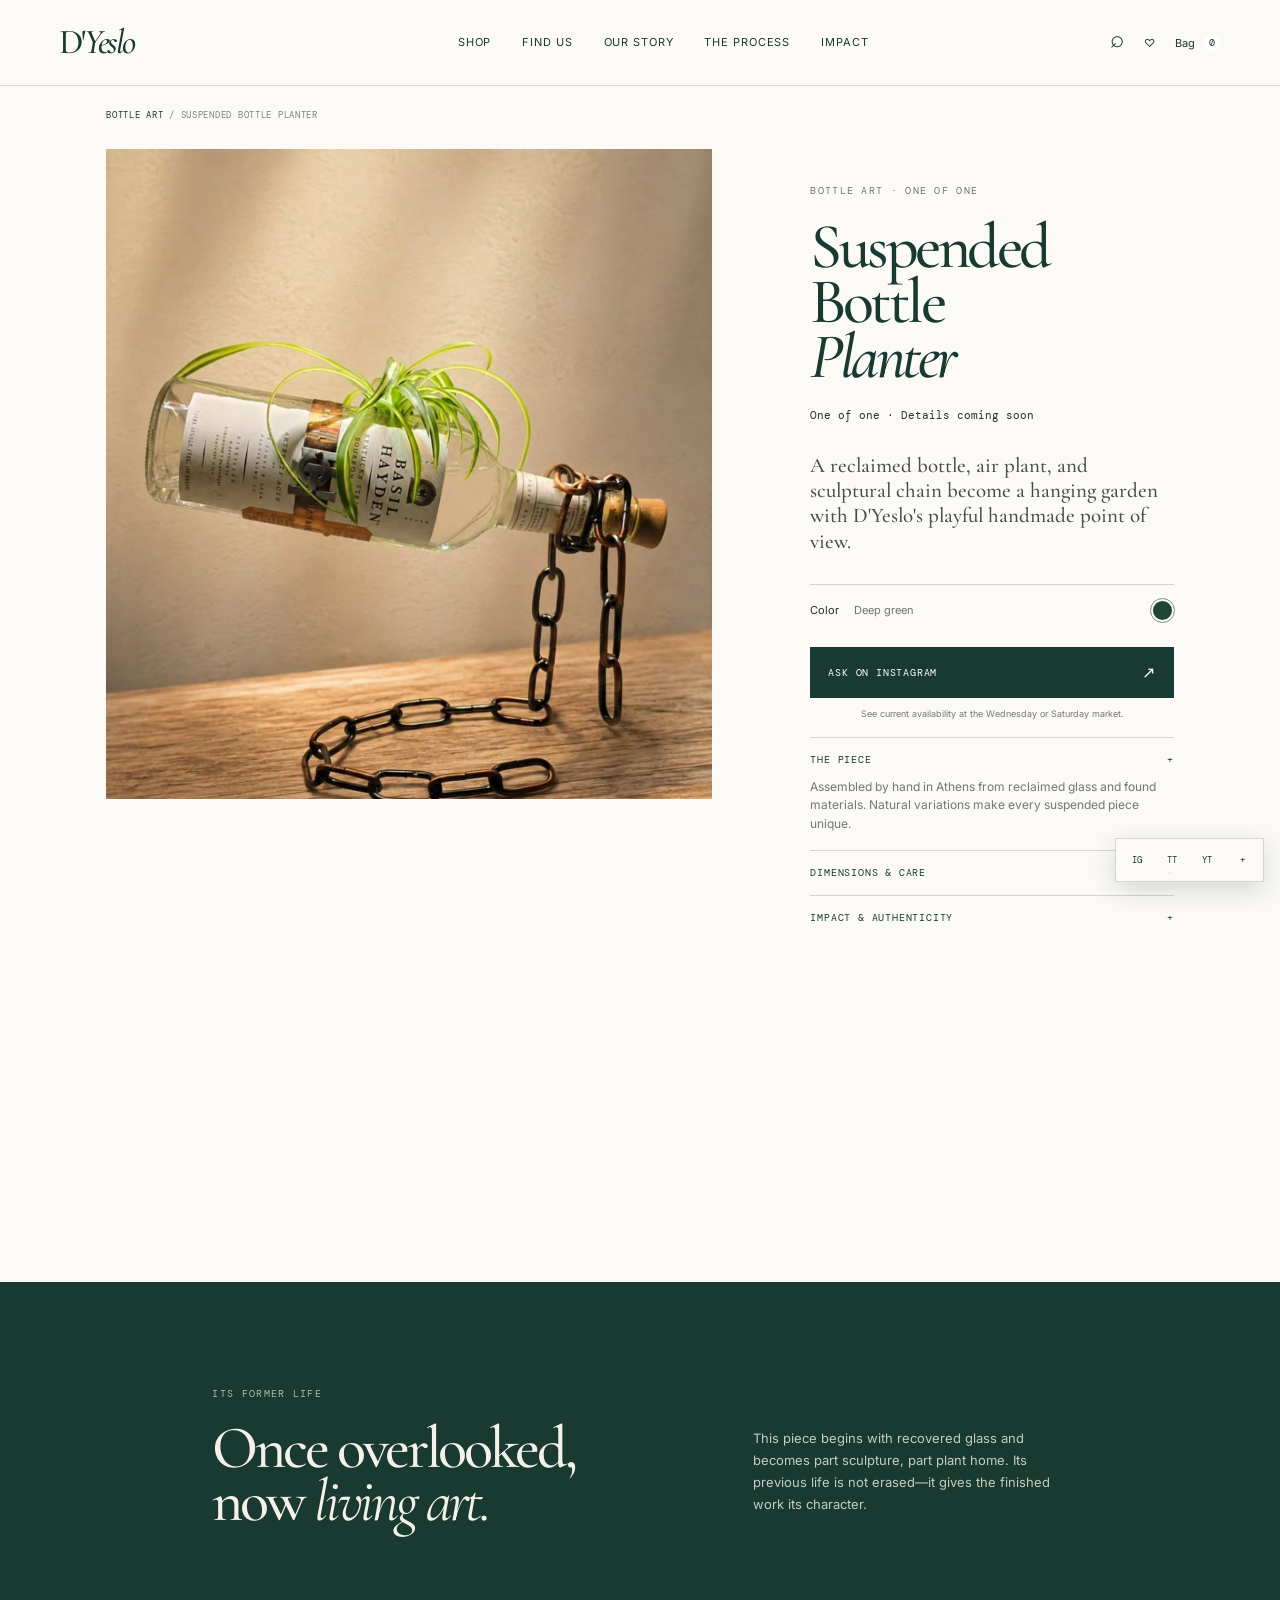
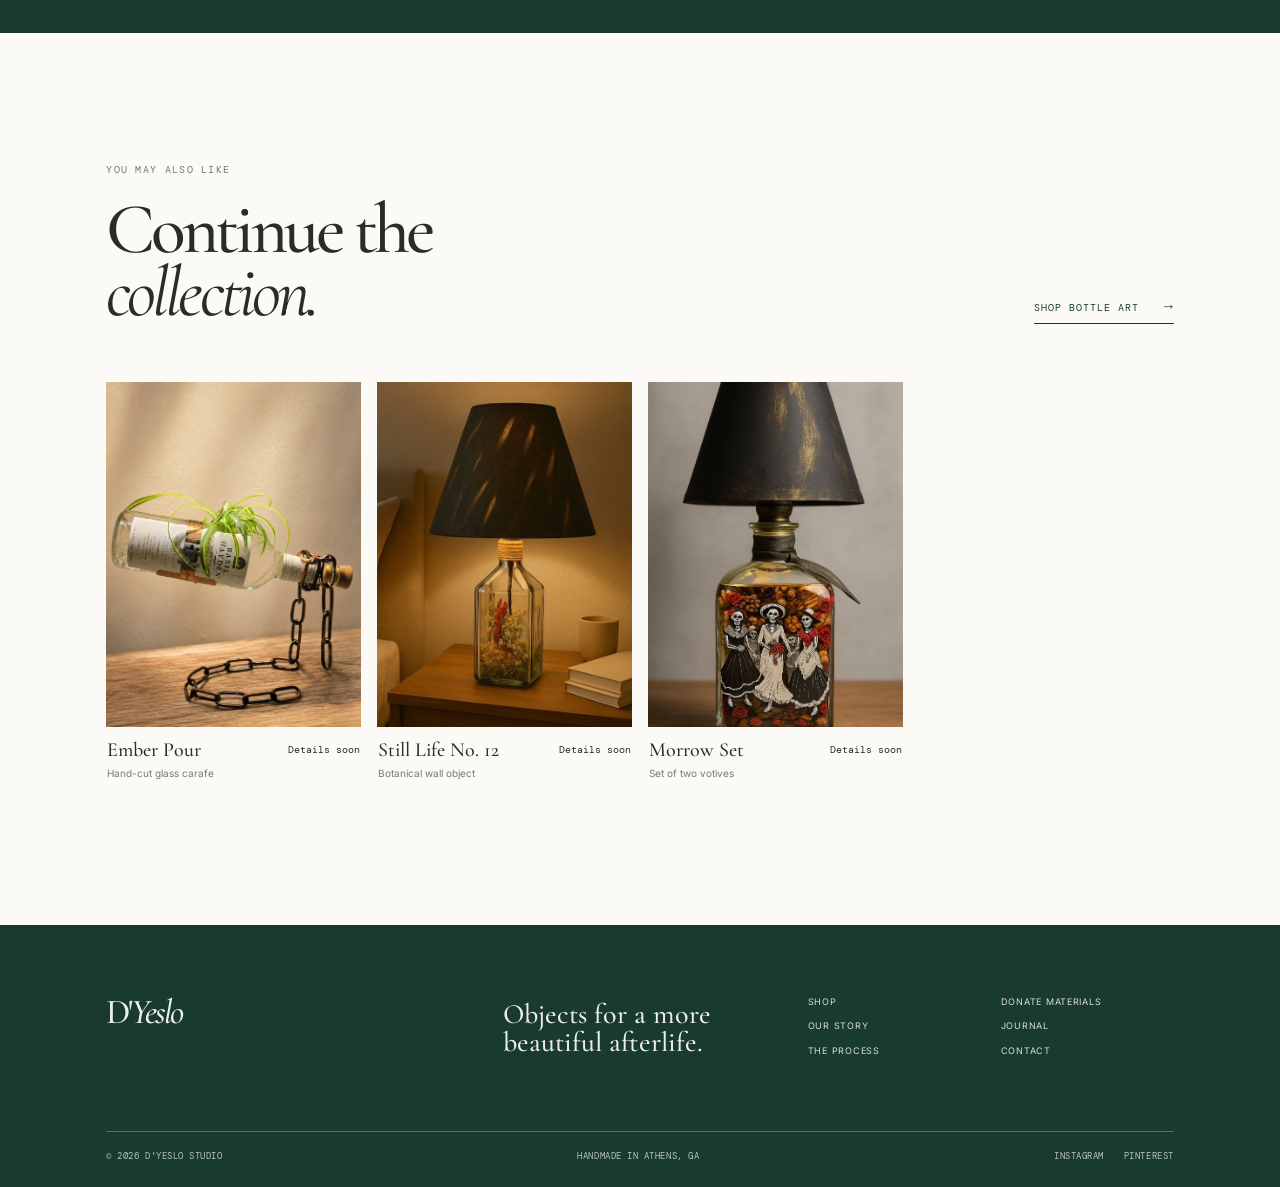
<file: product.html>
<!doctype html><html lang="en"><head><meta charset="UTF-8"><meta name="viewport" content="width=device-width, initial-scale=1.0"><meta name="description" content="Verdant No. 04, a one-of-one reclaimed glass vessel by D'Yeslo."><title>Verdant No. 04 — D'Yeslo</title><link rel="preconnect" href="https://fonts.googleapis.com"><link rel="preconnect" href="https://fonts.gstatic.com" crossorigin><link href="https://fonts.googleapis.com/css2?family=Cormorant+Garamond:ital,wght@0,400;0,500;0,600;1,500&family=DM+Mono&family=Inter:wght@400;500;600&display=swap" rel="stylesheet"><link rel="stylesheet" href="styles.css?v=0e4f3e8"></head><body class="interior-page"><header class="site-header interior-header"><a class="wordmark" href="index.html">D'<i>Yeslo</i></a><nav class="desktop-nav"><a href="collection.html">Shop</a><a href="index.html#story">Our story</a><a href="index.html#process">The process</a><a href="index.html#impact">Impact</a></nav><div class="header-actions"><button aria-label="Search">⌕</button><button aria-label="Wishlist">♡</button><button class="bag">Bag <em>0</em></button><button class="menu-toggle" aria-label="Open menu"><span></span><span></span></button></div></header><main class="product-page"><p class="breadcrumb"><a href="collection.html">Bottle art</a> / Verdant No. 04</p><section class="product-layout"><div class="product-gallery"><div class="image-cover product-main product-1"></div><div class="image-cover product-detail one"></div><div class="image-cover product-detail two"></div></div><div class="product-summary"><p class="eyebrow">Bottle art · one of one</p><h1>Verdant<br><em>No. 04</em></h1><p class="price">$128</p><p class="product-intro">A former Bordeaux bottle, shaped into a softly sculptural vessel for stems, cuttings, or simply the light.</p><div class="product-options"><p>Color <strong>Deep green</strong></p><span class="swatch"></span></div><button class="button dark-button add-cart">Add to bag <span>+</span></button><p class="shipping-note">Complimentary shipping · Ships in 2–4 business days</p><details open><summary>The piece <span>+</span></summary><p>Made from a locally collected bottle and finished by hand in our Hudson Valley studio. Small marks and variations are traces of its honest material history.</p></details><details><summary>Dimensions & care <span>+</span></summary><p>10.5 in H × 3 in W. Rinse with warm water and handle like the original glass object it once was.</p></details><details><summary>Impact & authenticity <span>+</span></summary><p>This object gave one bottle a new life. It arrives with a numbered certificate of authenticity, signed by the artist.</p></details></div></section><section class="product-story"><div><p class="eyebrow">Its former life</p><h2>Once poured at a table,<br>now <em>part of yours.</em></h2></div><p>Verdant No. 04 began as a deep-green Bordeaux bottle, collected from a neighborhood restaurant. Its original punt remains—a quiet reminder of the hands, conversations, and celebrations it held before arriving at the studio.</p></section><section class="related section-pad"><div class="section-heading"><div><p class="eyebrow">You may also like</p><h2>Continue the<br><em>collection.</em></h2></div><a href="collection.html" class="text-link">Shop bottle art <span>→</span></a></div><div class="product-grid"><article class="product-card"><a href="product.html"><div class="product-image product-2 image-cover"></div><div class="product-info"><div><h3>Ember Pour</h3><p>Hand-cut glass carafe</p></div><strong>$96</strong></div></a></article><article class="product-card"><a href="product.html"><div class="product-image product-3 image-cover"></div><div class="product-info"><div><h3>Still Life No. 12</h3><p>Botanical wall object</p></div><strong>$184</strong></div></a></article><article class="product-card"><a href="product.html"><div class="product-image product-4 image-cover"></div><div class="product-info"><div><h3>Morrow Set</h3><p>Set of two votives</p></div><strong>$72</strong></div></a></article></div></section></main><footer><div class="footer-top"><a class="wordmark" href="index.html">D'<i>Yeslo</i></a><p>Objects for a more<br>beautiful afterlife.</p><div class="footer-links"><div><a href="collection.html">Shop</a><a href="index.html#story">Our story</a><a href="index.html#process">The process</a></div><div><a href="#materials">Donate materials</a><a href="#journal">Journal</a><a href="#contact">Contact</a></div></div></div><div class="footer-bottom"><span>© 2026 D'Yeslo Studio</span><span>Made in Hudson Valley, NY</span><div><a href="#">Instagram</a><a href="#">Pinterest</a></div></div></footer><script src="script.js?v=0e4f3e8"></script></body></html>
</file>
<file: styles.css>
:root{--ivory:#f5f1e8;--paper:#fbfaf7;--sage:#a7af99;--forest:#183a31;--deep:#102820;--terra:#b76248;--clay:#d8906d;--charcoal:#292d29;--copper:#ba7650;--line:#d9d5ca;--serif:'Cormorant Garamond',Georgia,serif;--sans:Inter,Arial,sans-serif;--mono:'DM Mono',monospace}*{box-sizing:border-box}html{scroll-behavior:smooth}body{margin:0;background:var(--ivory);color:var(--charcoal);font-family:var(--sans);font-size:14px;line-height:1.55}.announcement{height:32px;background:var(--forest);color:#edf0e9;font-size:10px;letter-spacing:.08em;text-align:center;padding:9px 20px}.announcement span{color:#a7af99;margin:0 8px}.site-header{height:86px;display:flex;align-items:center;justify-content:space-between;padding:0 4.6vw;position:absolute;z-index:5;width:100%;color:#fff}.wordmark{font:500 35px/1 var(--serif);letter-spacing:-.06em;color:inherit;text-decoration:none}.wordmark i{font-style:italic}.desktop-nav{display:flex;gap:31px;margin-left:82px}.desktop-nav a,.footer-links a{color:inherit;text-decoration:none;font-size:11px;letter-spacing:.08em;text-transform:uppercase}.header-actions{display:flex;align-items:center;gap:20px}.header-actions button{border:0;background:transparent;color:inherit;font-family:var(--sans);font-size:11px;padding:0;cursor:pointer}.header-actions button:first-child{font:24px var(--serif);margin-top:-6px}.bag{display:flex;gap:8px;align-items:center}.bag em{font:10px var(--mono);font-style:normal;background:#fff;color:var(--forest);width:18px;height:18px;border-radius:50%;display:grid;place-items:center}.menu-toggle{display:none!important}.hero{height:min(860px,calc(100vh - 32px));min-height:630px;position:relative;color:#fff;overflow:hidden}.image-cover{background-position:center;background-size:cover;background-repeat:no-repeat}.hero-image{position:absolute;inset:0;background-image:url('https://images.unsplash.com/photo-1591703561612-5d63fb4c0496?auto=format&fit=crop&w=2200&q=85');background-position:center 49%;transform:scale(1.01);animation:slowZoom 12s ease-out forwards}.hero-shade{position:absolute;inset:0;background:linear-gradient(90deg,rgba(13,31,24,.64) 0%,rgba(19,40,31,.25) 48%,rgba(0,0,0,.08))}.hero-copy{position:absolute;left:11.7vw;top:51%;transform:translateY(-43%)}.eyebrow{font:10px var(--mono);letter-spacing:.13em;text-transform:uppercase;margin:0 0 22px;color:#73776f}.eyebrow.light{color:#e6e9df}.hero h1,h2{font:500 clamp(52px,6.35vw,94px)/.88 var(--serif);letter-spacing:-.055em;margin:0}.hero h1 em,h2 em{font-style:italic;font-weight:400}.hero .button{margin-top:37px}.button{display:inline-flex;gap:35px;justify-content:space-between;align-items:center;min-width:207px;padding:14px 17px;border:1px solid currentColor;text-transform:uppercase;font:10px var(--mono);letter-spacing:.08em;text-decoration:none;transition:.3s}.button span{font-size:16px}.light-button{color:#fff}.button:hover{background:#fff;color:var(--forest)}.hero-note{position:absolute;right:4.6vw;bottom:9.5%;font:500 23px/1.04 var(--serif);letter-spacing:-.03em}.scroll-note{position:absolute;bottom:27px;left:4.6vw;color:#fff;font:9px var(--mono);letter-spacing:.12em;text-transform:uppercase;text-decoration:none;display:flex;gap:13px;align-items:center}.scroll-note span{height:1px;width:56px;background:#fff;display:block}.section-pad{padding:130px 8.3vw}.values{background:var(--paper)}.value-grid{display:grid;grid-template-columns:repeat(3,1fr);gap:10vw;margin-top:51px}.value-icon{font:34px var(--serif);width:45px;height:45px;display:grid;place-items:center;color:var(--forest);margin-bottom:22px}.loop{font-size:42px}.star{font-size:36px}.value-grid h2{font-size:32px;line-height:1;margin:0 0 14px}.value-grid p{max-width:275px;color:#62665e;font-size:13px;margin:0}.collections{overflow:hidden}.section-heading{display:flex;justify-content:space-between;align-items:flex-end;margin-bottom:58px}.section-heading h2,.process h2{font-size:clamp(50px,5.6vw,78px)}.text-link{color:var(--forest);font:10px var(--mono);letter-spacing:.1em;text-transform:uppercase;text-decoration:none;padding-bottom:7px;border-bottom:1px solid var(--forest);white-space:nowrap}.text-link span{font-size:15px;margin-left:18px}.collection-grid{display:grid;grid-template-columns:1.18fr .86fr .78fr;gap:21px;align-items:start}.collection{display:block;text-decoration:none;color:var(--charcoal);position:relative}.collection>div:first-child{height:434px}.collection.offset{margin-top:78px}.collection.offset>div:first-child{height:344px}.collection.tall{margin-top:-25px}.collection.tall>div:first-child{height:488px}.collection-a{background-image:url('https://images.unsplash.com/photo-1494438639946-1ebd1d20bf85?auto=format&fit=crop&w=1000&q=85')}.collection-b{background-image:url('https://images.unsplash.com/photo-1610701596007-11502861dcfa?auto=format&fit=crop&w=900&q=85')}.collection-c{background-image:url('https://images.unsplash.com/photo-1603006905003-be475563bc59?auto=format&fit=crop&w=900&q=85')}.collection-label{font:500 27px var(--serif);padding-top:15px;display:flex;justify-content:space-between}.collection-label i{font:18px var(--sans);font-style:normal}.collection .image-cover{transition:transform .6s}.collection:hover .image-cover{transform:scale(.97)}.artist-story{display:grid;grid-template-columns:1.05fr .95fr;background:#d8c4a7}.story-photo{min-height:702px;background-image:url('https://images.unsplash.com/photo-1542744173-8e7e53415bb0?auto=format&fit=crop&w=1200&q=85');background-position:center}.story-copy{padding:11vw 9.4vw 8vw}.story-copy h2{font-size:clamp(50px,5vw,75px);color:var(--forest);margin-bottom:27px}.lede{font:500 22px/1.2 var(--serif);margin:0 0 20px}.story-copy>p:not(.eyebrow):not(.lede){color:#52584e;font-size:13px;max-width:380px}.story-copy .text-link{display:inline-block;margin-top:18px}.signature{font:italic 35px var(--serif);color:var(--forest);margin:39px 0 0 5px;transform:rotate(-8deg)}.process{background:var(--forest);color:var(--ivory)}.process .eyebrow{color:#abb9a5}.process-head{text-align:center}.process h2{font-size:clamp(51px,5.5vw,77px)}.process-steps{display:grid;grid-template-columns:repeat(3,1fr);gap:30px;margin-top:70px}.process-steps article{position:relative}.process-steps article>span{font:10px var(--mono);color:#b9c5b0;position:absolute;top:-23px}.process-img{height:298px}.process-a{background-image:url('https://images.unsplash.com/photo-1577937927133-66ef06acdf18?auto=format&fit=crop&w=900&q=80')}.process-b{background-image:url('https://images.unsplash.com/photo-1578946956085-2cd0e18f0c4c?auto=format&fit=crop&w=900&q=80')}.process-c{background-image:url('https://images.unsplash.com/photo-1519710164239-da123dc03ef4?auto=format&fit=crop&w=900&q=80')}.process-steps h3{font:500 30px var(--serif);margin:18px 0 4px}.process-steps p{color:#c2c9bc;font-size:12px;max-width:285px;margin:0}.featured{background:var(--paper)}.product-grid{display:grid;grid-template-columns:repeat(4,1fr);gap:16px}.product-card{position:relative}.product-card a{color:inherit;text-decoration:none}.product-image{height:345px;background-color:#ebe8df;transition:.4s}.product-card:hover .product-image{transform:translateY(-5px)}.product-1{background-image:url('https://images.unsplash.com/photo-1603006905003-be475563bc59?auto=format&fit=crop&w=900&q=85')}.product-2{background-image:url('https://images.unsplash.com/photo-1531058020387-3be344556be6?auto=format&fit=crop&w=900&q=85')}.product-3{background-image:url('https://images.unsplash.com/photo-1494438639946-1ebd1d20bf85?auto=format&fit=crop&w=900&q=85')}.product-4{background-image:url('https://images.unsplash.com/photo-1493666438817-866a91353ca9?auto=format&fit=crop&w=900&q=85')}.pill{position:absolute;left:12px;top:12px;background:#f8f6f0;padding:6px 8px;font:9px var(--mono);letter-spacing:.08em;text-transform:uppercase}.wish{position:absolute;z-index:2;right:12px;top:10px;border:0;background:transparent;color:var(--forest);font:25px var(--serif);cursor:pointer}.product-info{display:flex;justify-content:space-between;padding:13px 1px}.product-info h3{font:500 20px/1 var(--serif);margin:0 0 6px}.product-info p{margin:0;color:#777a73;font-size:10px}.product-info strong{font:10px var(--mono);font-weight:400;padding-top:3px}.testimonial{background:#d9a184;min-height:480px;text-align:center;padding:75px 12vw 57px;display:flex;flex-direction:column;align-items:center;justify-content:center}.quote-mark{font:65px/1 var(--serif);color:var(--forest);margin:0}.testimonial blockquote{font:500 clamp(31px,3.5vw,52px)/.98 var(--serif);letter-spacing:-.04em;max-width:900px;margin:7px 0 28px;color:var(--forest)}.testimonial>p:not(.quote-mark){font:9px var(--mono);letter-spacing:.1em;margin:0;color:var(--forest)}.quote-nav{display:flex;gap:20px;align-items:center;margin-top:40px;font:9px var(--mono);color:var(--forest)}.quote-nav button{background:transparent;border:0;font-size:17px;color:var(--forest);cursor:pointer}.impact{display:grid;grid-template-columns:1.1fr .9fr;background:var(--deep);color:#f2f2e9}.impact-img{min-height:640px;background-image:url('https://images.unsplash.com/photo-1460661419201-fd4cecdf8a8b?auto=format&fit=crop&w=1200&q=85')}.impact-content{padding:9.2vw 8vw 5vw}.impact-content h2{font-size:clamp(51px,5vw,75px)}.impact-stats{display:flex;gap:30px;border-top:1px solid #557065;margin:39px 0 25px;padding:18px 0}.impact-stats div{flex:1}.impact-stats strong{display:block;font:500 31px var(--serif);color:#e0a27d}.impact-stats span{font:9px var(--mono);text-transform:uppercase;letter-spacing:.08em;color:#c4d1c1;display:block}.impact-content>p:not(.eyebrow){font-size:12px;line-height:1.7;color:#c7d1c4;max-width:370px}.impact-content .button{margin-top:20px}.instagram{background:var(--paper)}.insta-grid{display:grid;grid-template-columns:1.1fr .8fr 1fr .8fr 1.1fr;gap:9px}.insta-grid>div{height:206px}.insta-1{background-image:url('https://images.unsplash.com/photo-1524758631624-e2822e304c36?auto=format&fit=crop&w=500&q=80')}.insta-2{background-image:url('https://images.unsplash.com/photo-1531058020387-3be344556be6?auto=format&fit=crop&w=500&q=80')}.insta-3{background-image:url('https://images.unsplash.com/photo-1549490349-8643362247b5?auto=format&fit=crop&w=500&q=80')}.insta-4{background-image:url('https://images.unsplash.com/photo-1513506003901-1e6a229e2d15?auto=format&fit=crop&w=500&q=80')}.insta-5{background-image:url('https://images.unsplash.com/photo-1497250681960-ef046c08a56e?auto=format&fit=crop&w=500&q=80')}.newsletter{background:#e7e2d6;text-align:center;padding:105px 20px 95px}.newsletter h2{font-size:clamp(52px,5.4vw,79px);color:var(--forest)}.newsletter>p:not(.eyebrow){font-size:13px;color:#646a61;margin:27px auto 28px}.newsletter form{margin:auto;display:flex;width:min(444px,100%);border-bottom:1px solid var(--forest)}.newsletter input{background:transparent;border:0;outline:0;flex:1;padding:12px 0;color:var(--forest);font:13px var(--sans)}.newsletter input::placeholder{color:#798078}.newsletter form button{border:0;background:transparent;color:var(--forest);font-size:23px;cursor:pointer}.newsletter small{font-size:9px;color:#878a82;display:block;margin-top:13px}footer{background:var(--forest);color:#f0efe7;padding:70px 8.3vw 25px}.footer-top{display:grid;grid-template-columns:1.3fr 1fr 1.2fr;padding-bottom:70px}.footer-top>p{font:500 28px/1 var(--serif);margin:5px 0}.footer-links{display:grid;grid-template-columns:1fr 1fr;gap:20px}.footer-links div{display:flex;flex-direction:column;gap:11px}.footer-links a{font-size:9px;color:#d9ded5}.footer-bottom{border-top:1px solid #547065;padding-top:18px;display:flex;justify-content:space-between;color:#b8c5b6;font:9px var(--mono);letter-spacing:.06em;text-transform:uppercase}.footer-bottom div{display:flex;gap:20px}.footer-bottom a{color:inherit;text-decoration:none}.product-drawer{position:fixed;z-index:20;right:0;top:0;width:min(770px,100%);height:100vh;background:var(--paper);display:grid;grid-template-columns:1fr 1fr;transform:translateX(101%);transition:.5s cubic-bezier(.22,.61,.36,1);box-shadow:-15px 0 35px rgba(0,0,0,.16)}.product-drawer:target{transform:translateX(0)}.drawer-scrim{position:fixed;inset:0;background:rgba(0,0,0,.36);z-index:19;opacity:0;visibility:hidden;transition:.3s}.product-drawer:target+.drawer-scrim{opacity:1;visibility:visible}.drawer-close{position:absolute;z-index:2;right:16px;top:13px;background:var(--paper);border:0;border-radius:50%;font-size:28px;width:35px;height:35px;cursor:pointer}.drawer-image{height:100%}.drawer-content{padding:78px 42px 30px}.drawer-content h2{font-size:51px;color:var(--forest)}.drawer-content .price{font:12px var(--mono);margin:18px 0 31px}.drawer-content>p:not(.eyebrow):not(.price):not(.microcopy){font-size:13px;color:#676b64}.drawer-content dl{margin:28px 0}.drawer-content dl div{display:flex;justify-content:space-between;border-top:1px solid var(--line);padding:10px 0;font-size:11px}.drawer-content dt{color:#73786e}.drawer-content dd{margin:0;color:var(--forest)}.dark-button{background:var(--forest);color:#fff;width:100%;border-color:var(--forest)}.drawer-content .microcopy{font-size:9px;color:#7a7f74;text-align:center}.sr-only{position:absolute;width:1px;height:1px;padding:0;margin:-1px;overflow:hidden;clip:rect(0,0,0,0);white-space:nowrap;border:0}@keyframes slowZoom{to{transform:scale(1.07)}}
@media(max-width:760px){.announcement{font-size:8px;height:28px;padding:8px 8px;white-space:nowrap;overflow:hidden}.site-header{height:67px;padding:0 20px}.wordmark{font-size:30px}.desktop-nav,.header-actions button:not(.menu-toggle){display:none!important}.menu-toggle{display:flex!important;flex-direction:column;gap:5px}.menu-toggle span{display:block;width:24px;height:1px;background:currentColor}.hero{height:calc(100svh - 28px);min-height:610px}.hero-image{background-position:57% center}.hero-copy{left:25px;right:20px;top:47%}.hero h1{font-size:57px}.hero .button{margin-top:29px}.hero-note{right:20px;bottom:76px;font-size:19px}.scroll-note{left:25px;bottom:27px}.section-pad{padding:73px 20px}.eyebrow{margin-bottom:15px}.value-grid{grid-template-columns:1fr;gap:39px;margin-top:35px}.value-grid article{display:grid;grid-template-columns:57px 1fr}.value-icon{grid-row:span 2;margin:0}.value-grid h2{font-size:29px;margin:4px 0 8px}.value-grid p{grid-column:2;font-size:12px}.section-heading{align-items:flex-start;margin-bottom:34px}.section-heading .text-link{margin-top:34px}.section-heading h2,.process h2{font-size:51px}.collection-grid{display:flex;gap:16px;overflow:auto;margin-right:-20px;padding-right:20px}.collection{min-width:77vw}.collection.offset,.collection.tall{margin-top:0}.collection>div:first-child,.collection.offset>div:first-child,.collection.tall>div:first-child{height:395px}.collection-label{font-size:25px}.artist-story{grid-template-columns:1fr}.story-photo{min-height:485px}.story-copy{padding:72px 25px}.story-copy h2{font-size:51px}.process{padding-left:20px;padding-right:20px}.process-head{text-align:left}.process-steps{grid-template-columns:1fr;gap:54px;margin-top:50px}.process-img{height:292px}.product-grid{grid-template-columns:repeat(2,1fr);gap:25px 11px}.product-image{height:228px}.product-info h3{font-size:18px}.product-info p{font-size:9px}.testimonial{min-height:430px;padding:55px 25px}.testimonial blockquote{font-size:34px}.impact{grid-template-columns:1fr}.impact-img{min-height:410px}.impact-content{padding:70px 25px}.impact-content h2{font-size:54px}.impact-stats{gap:13px}.impact-stats strong{font-size:27px}.impact-stats span{font-size:8px}.insta-grid{grid-template-columns:repeat(3,1fr);gap:6px}.insta-grid>*{height:120px}.insta-grid>*:nth-child(4),.insta-grid>*:nth-child(5){display:none}.newsletter{padding:75px 20px}.newsletter h2{font-size:53px}.footer-top{grid-template-columns:1fr;padding-bottom:40px;gap:34px}.footer-top>p{font-size:27px}.footer-bottom{display:grid;grid-template-columns:1fr 1fr;gap:16px}.footer-bottom div{grid-column:span 2}.product-drawer{grid-template-columns:1fr;overflow-y:auto}.drawer-image{height:48vh;min-height:360px}.drawer-content{padding:42px 25px}.drawer-content h2{font-size:49px}.drawer-close{position:fixed}.product-drawer:target+.drawer-scrim{pointer-events:auto}}

/* Provisional imagery sourced from D'Yeslo's public Instagram profile. */
.hero-image{background-image:url('assets/images/instagram/market-display.jpg');background-position:center 58%}
.collection-a{background-image:url('assets/images/instagram/reclaimed-bottles.jpg')}
.collection-b{background-image:url('assets/images/instagram/upcycled-planter.jpg')}
.collection-c{background-image:url('assets/images/instagram/mini-art.jpg')}
.story-photo{background-image:url('assets/images/instagram/artist-portrait.jpg');background-position:center 38%}
.process-a{background-image:url('assets/images/instagram/reclaimed-bottles.jpg')}
.process-b{background-image:url('assets/images/instagram/bottle-lamp.jpg')}
.process-c{background-image:url('assets/images/instagram/upcycled-planter.jpg')}
.product-1{background-image:url('assets/images/instagram/upcycled-planter.jpg')}
.product-2{background-image:url('assets/images/instagram/bottle-lamp.jpg')}
.product-3{background-image:url('assets/images/instagram/mini-art.jpg')}
.product-4{background-image:url('assets/images/instagram/reclaimed-bottles.jpg')}
.impact-img{background-image:url('assets/images/instagram/earth-day-collection.jpg')}
.insta-1{background-image:url('assets/images/instagram/reclaimed-bottles.jpg')}
.insta-2{background-image:url('assets/images/instagram/upcycled-planter.jpg')}
.insta-3{background-image:url('assets/images/instagram/market-display.jpg')}
.insta-4{background-image:url('assets/images/instagram/artist-portrait.jpg')}
.insta-5{background-image:url('assets/images/instagram/earth-day-collection.jpg')}
.insta-grid>a{display:block;height:206px;transition:opacity .25s,transform .25s}.insta-grid>a:hover{opacity:.88;transform:translateY(-3px)}
.local-maker{display:grid;grid-template-columns:1.05fr .95fr;background:var(--terra);color:var(--paper)}
.local-photo{min-height:610px;background-image:url('assets/images/instagram/market-display.jpg')}
.local-copy{padding:9vw 8vw;align-self:center}.local-copy h2{font-size:clamp(52px,5.2vw,78px)}.local-copy>p:not(.eyebrow){color:#f0ded5;max-width:430px;margin:30px 0;line-height:1.75}.local-actions{display:flex;align-items:center;gap:32px}.light-link{color:#fff;border-color:#fff}
.footer-brand img{width:82px;height:82px;border-radius:50%;display:block}.footer-brand{width:max-content}
.social-rail{position:fixed;right:16px;bottom:18px;z-index:12;display:flex;gap:5px;padding:6px;background:rgba(251,250,247,.94);box-shadow:0 8px 26px rgba(16,40,32,.16);border:1px solid var(--line)}.social-rail a{width:30px;height:30px;display:grid;place-items:center;color:var(--forest);text-decoration:none;font:9px var(--mono);transition:.2s}.social-rail a:hover,.social-rail a:focus-visible{background:var(--forest);color:#fff}.wish:focus-visible,.button:focus-visible,.text-link:focus-visible,.social-rail a:focus-visible{outline:2px solid var(--copper);outline-offset:3px}
@media(max-width:760px){.hero-image{background-position:center}.local-maker{grid-template-columns:1fr}.local-photo{min-height:430px}.local-copy{padding:70px 25px}.local-copy h2{font-size:52px}.local-actions{align-items:flex-start;flex-direction:column;gap:24px}.insta-grid>a{height:120px}}
@media(max-width:760px){.site-header.menu-open{position:fixed;inset:0 0 auto 0;height:100svh;background:var(--forest);align-items:flex-start;padding-top:20px}.site-header.menu-open .desktop-nav{display:flex!important;position:absolute;left:25px;top:125px;margin:0;flex-direction:column;gap:24px}.site-header.menu-open .desktop-nav a{font:500 39px/1 var(--serif);letter-spacing:-.03em;text-transform:none}.site-header.menu-open .menu-toggle span:first-child{transform:translateY(3px) rotate(45deg)}.site-header.menu-open .menu-toggle span:last-child{transform:translateY(-3px) rotate(-45deg)}.social-rail{right:10px;bottom:10px}}

.market-schedule{background:var(--paper)}.market-intro{display:grid;grid-template-columns:1.25fr .75fr;gap:8vw;align-items:end;margin-bottom:58px}.market-intro h2,.location-lead h2{font-size:clamp(52px,5.6vw,80px)}.market-intro>p{font:500 21px/1.25 var(--serif);color:#596158;max-width:410px;margin:0}.market-grid{display:grid;grid-template-columns:1fr 1fr;border-top:1px solid var(--line);border-bottom:1px solid var(--line)}.market-card{display:grid;grid-template-columns:135px 1fr;gap:25px;padding:40px 30px 42px 0}.market-card+article{border-left:1px solid var(--line);padding-left:38px}.market-day{display:flex;flex-direction:column;justify-content:space-between;border-right:1px solid var(--line);padding-right:22px}.market-day span,.market-season{font:9px var(--mono);letter-spacing:.1em;text-transform:uppercase;color:#6f766d}.market-day strong{font:500 40px/1 var(--serif);color:var(--terra)}.market-card h3{font:500 35px/1 var(--serif);color:var(--forest);margin:10px 0}.market-card address{font-style:normal;font-size:12px;color:#6e746b;margin-bottom:25px}.market-card .text-link{display:inline-block}.market-note{display:flex;justify-content:space-between;gap:30px;align-items:center;background:#e6dfd0;padding:22px 26px;margin-top:28px}.market-note p{font-size:11px;margin:0}.market-note div{display:flex;gap:24px}.market-note a{color:var(--forest);font:9px var(--mono);letter-spacing:.06em;text-transform:uppercase;text-decoration:none;white-space:nowrap}
.location-hero{min-height:570px;color:#fff;display:flex;align-items:center;background:linear-gradient(90deg,rgba(16,40,32,.82),rgba(16,40,32,.18)),url('assets/images/instagram/market-display.jpg') center 58%/cover}.location-hero>div{padding:70px 11.7vw}.location-hero h1{font:500 clamp(58px,7vw,102px)/.85 var(--serif);letter-spacing:-.06em;margin:0}.location-hero h1 em{font-weight:400}.location-hero p:not(.eyebrow){font:500 20px/1.25 var(--serif);max-width:430px;margin:28px 0 0}.location-body{background:var(--paper)}.location-lead{display:grid;grid-template-columns:.55fr 1fr .8fr;gap:5vw;align-items:end;margin-bottom:60px}.location-lead>.eyebrow{align-self:start}.location-lead>p:last-child{font-size:13px;color:#62685f;margin:0}.location-grid{margin-bottom:85px}.location-grid .market-card{min-height:330px}.location-grid .button{margin-top:8px;max-width:220px}.winter-hours{font-size:10px;color:#757a72}.attendance-callout{display:grid;grid-template-columns:95px 1fr auto;gap:35px;align-items:center;background:#e8e2d6;padding:30px 35px}.attendance-callout img{width:95px;height:95px;border-radius:50%}.attendance-callout .eyebrow{margin-bottom:6px}.attendance-callout h2{font-size:34px;color:var(--forest)}.attendance-callout p:last-child{font-size:11px;color:#6e746b;margin:8px 0 0;max-width:490px}.attendance-callout .button{width:210px}.pickup-cta{background:var(--terra);color:#fff;padding:90px 11.7vw;display:flex;align-items:end;justify-content:space-between;gap:50px}.pickup-cta h2{font-size:clamp(52px,5.5vw,78px)}.pickup-cta>div>p:last-child{max-width:490px;color:#f2dcd2}.pickup-cta .button{flex:none}
@media(max-width:760px){.market-intro,.location-lead{grid-template-columns:1fr;gap:20px}.market-intro>p{font-size:18px}.market-grid{grid-template-columns:1fr}.market-card{grid-template-columns:92px 1fr;padding:30px 0}.market-card+article{border-left:0;border-top:1px solid var(--line);padding-left:0}.market-day{padding-right:14px}.market-day strong{font-size:31px}.market-card h3{font-size:31px}.market-note{align-items:flex-start;flex-direction:column}.market-note div{align-items:flex-start;flex-direction:column;gap:12px}.location-hero{min-height:520px;background-position:56% center}.location-hero>div{padding:60px 25px}.location-hero h1{font-size:58px}.location-body{padding:72px 20px}.location-lead h2{font-size:52px}.attendance-callout{grid-template-columns:65px 1fr;padding:25px 20px;gap:17px}.attendance-callout img{width:65px;height:65px}.attendance-callout h2{font-size:29px}.attendance-callout .button{grid-column:span 2;width:100%}.pickup-cta{padding:70px 25px;align-items:flex-start;flex-direction:column}.pickup-cta h2{font-size:54px}}

.review-page{background:var(--paper)}.review-header{height:82px;padding:0 4vw;display:flex;align-items:center;justify-content:space-between;border-bottom:1px solid var(--line);color:var(--forest)}.review-header>div{display:flex;align-items:center;gap:25px}.review-header span,.review-header>div a{font:9px var(--mono);letter-spacing:.09em;text-transform:uppercase;color:var(--forest);text-decoration:none}.review-intro{padding:100px 8.3vw 90px;background:#e7e2d6}.review-intro h1{font:500 clamp(58px,6.5vw,96px)/.88 var(--serif);letter-spacing:-.055em;color:var(--forest);margin:0}.review-intro h1 em{font-weight:400}.review-intro>p:last-child{max-width:560px;color:#62685f;margin:30px 0 0}.review-section{padding:100px 8.3vw}.review-section-head{display:grid;grid-template-columns:1.1fr .9fr;gap:9vw;align-items:end;margin-bottom:45px}.review-section-head h2{font-size:54px;color:var(--forest)}.review-section-head>p{font:500 19px/1.3 var(--serif);margin:0;color:#62685f}.review-live{margin-bottom:28px;overflow:hidden}.hero-review{height:490px;position:relative;color:#fff}.review-hero-image{position:absolute;inset:0;background-size:cover;background-position:center}.hero-review:after{content:"";position:absolute;inset:0;background:linear-gradient(90deg,rgba(16,40,32,.72),transparent)}.hero-review>div:last-child{position:absolute;z-index:1;left:7%;top:50%;transform:translateY(-50%)}.hero-review span{font:9px var(--mono);letter-spacing:.1em;text-transform:uppercase}.hero-review h3,.about-review h3{font:500 clamp(45px,5vw,73px)/.88 var(--serif);letter-spacing:-.05em;margin:18px 0 0}.hero-review h3 em,.about-review h3 em{font-weight:400}.choice-grid{display:grid;gap:10px}.choice-grid-three{grid-template-columns:repeat(3,1fr)}.image-choice{padding:0;border:1px solid transparent;background:#eeece5;text-align:left;color:var(--charcoal);cursor:pointer;transition:.25s}.image-choice img{display:block;width:100%;height:200px;object-fit:cover;filter:saturate(.82);transition:.25s}.image-choice>span{display:block;padding:14px 15px}.image-choice strong{font:500 21px var(--serif);display:block}.image-choice small{font:9px var(--mono);color:#777d73;text-transform:uppercase}.image-choice:hover,.image-choice:focus-visible{transform:translateY(-3px)}.image-choice.selected{border-color:var(--forest);background:#fff}.image-choice.selected img{filter:saturate(1)}.image-choice.selected>span:before{content:"Selected · ";font:8px var(--mono);letter-spacing:.08em;text-transform:uppercase;color:var(--terra)}.review-dark{background:var(--forest);color:#fff}.review-dark .review-section-head h2,.review-dark .review-section-head>p{color:#fff}.about-review{display:grid;grid-template-columns:1fr 1fr;min-height:535px;background:#d09a7d}.review-about-image{background-size:cover;background-position:center}.about-review>div:last-child{padding:7vw;align-self:center}.about-review>div:last-child>p:last-child{max-width:380px}.review-dark .image-choice{background:#24463d;color:#fff}.review-dark .image-choice.selected{border-color:#e5c9b8;background:#315348}.review-dark .image-choice small{color:#bdc9bd}.product-choice-grid{grid-template-columns:repeat(3,1fr)}.review-product-preview{display:grid;grid-template-columns:repeat(4,1fr);gap:10px;margin-bottom:28px;min-height:300px}.review-product-preview figure{margin:0}.review-product-preview img{width:100%;height:315px;object-fit:cover;display:block}.review-product-preview figcaption{font:500 20px var(--serif);padding:10px 0}.review-summary{background:var(--terra);color:#fff;padding:80px 8.3vw;display:flex;align-items:end;justify-content:space-between;gap:60px}.review-summary h2{font-size:55px}.review-summary p:last-child{max-width:750px;color:#f4dfd5}.review-summary .button{flex:none}
@media(max-width:760px){.review-header{padding:0 20px}.review-header span{display:none}.review-intro{padding:70px 20px}.review-intro h1{font-size:54px}.review-section{padding:70px 20px}.review-section-head{grid-template-columns:1fr;gap:20px}.review-section-head h2{font-size:43px}.hero-review{height:475px}.hero-review>div:last-child{left:25px}.choice-grid-three,.product-choice-grid{display:flex;overflow:auto;margin-right:-20px;padding-right:20px}.image-choice{min-width:72vw}.image-choice img{height:220px}.about-review{grid-template-columns:1fr}.review-about-image{min-height:400px}.about-review>div:last-child{padding:55px 25px}.review-product-preview{display:flex;overflow:auto;margin-right:-20px}.review-product-preview figure{min-width:65vw}.review-product-preview img{height:300px}.review-summary{padding:65px 25px;align-items:flex-start;flex-direction:column}.review-summary h2{font-size:47px}}

/* Current imported photo direction — reversible through the visual review board. */
.hero-image,.local-photo{background-image:url('assets/images/imported/display.png')}
.story-photo{background-image:url('assets/images/imported/yesi.png');background-position:center 36%}
.collection-a{background-image:url('assets/images/imported/los-muertos.png')}
.collection-b{background-image:url('assets/images/imported/bottle.png')}
.collection-c{background-image:url('assets/images/imported/bag.png')}
.product-1{background-image:url('assets/images/imported/bag.png')}
.product-2{background-image:url('assets/images/imported/bottle.png')}
.product-3{background-image:url('assets/images/imported/lamp.png')}
.product-4{background-image:url('assets/images/imported/los-muertos.png')}

.process-a{background-image:url('assets/images/process-gather-public-domain.jpg');background-position:center 54%}
.process-b{background-image:url('assets/images/process-transform-v2.png');background-position:center 58%}
.process-c{background-image:url('assets/images/imported/los-muertos.png');background-position:center 46%}

.location-hero{position:relative;isolation:isolate;background:url('assets/images/imported/display.png') center 52%/cover no-repeat;color:#fff}
.location-hero::before{content:"";position:absolute;inset:0;z-index:-1;background:linear-gradient(90deg,rgba(10,29,23,.9) 0%,rgba(12,34,27,.68) 44%,rgba(12,29,23,.2) 78%),linear-gradient(0deg,rgba(8,22,17,.28),transparent 48%)}
.location-hero>div{max-width:720px;margin-left:clamp(20px,5vw,72px);padding:54px 58px;background:rgba(14,39,31,.78);border:1px solid rgba(255,255,255,.18);box-shadow:0 24px 70px rgba(0,0,0,.23);backdrop-filter:blur(4px)}
.location-hero .eyebrow.light{color:#f4e9dc;font-size:11px}
.location-hero h1{text-shadow:0 2px 22px rgba(0,0,0,.32)}
.location-hero p:not(.eyebrow){color:#fff;font-size:22px;text-shadow:0 1px 12px rgba(0,0,0,.35)}

@media(max-width:760px){.location-hero{background-position:62% center}.location-hero>div{margin:0 18px;padding:38px 26px}.location-hero p:not(.eyebrow){font-size:19px}}
.interior-page{background:var(--paper)}.interior-header{position:relative;color:var(--forest);border-bottom:1px solid var(--line)}.collection-hero{background:#d8c4a7;padding:96px 8.3vw 85px}.collection-hero h1{font:500 clamp(58px,6.5vw,96px)/.88 var(--serif);letter-spacing:-.06em;color:var(--forest);margin:0}.collection-hero>p:last-child{font:500 20px/1.25 var(--serif);max-width:390px;margin:27px 0 0;color:#536056}.shop-controls{padding:20px 8.3vw;display:flex;align-items:center;justify-content:space-between;border-bottom:1px solid var(--line);font:9px var(--mono);letter-spacing:.08em;text-transform:uppercase}.shop-controls div{display:flex;gap:25px}.shop-controls button{font:inherit;letter-spacing:inherit;text-transform:inherit;border:0;background:transparent;color:#747a70;padding:0;cursor:pointer}.shop-controls button.active{color:var(--forest);border-bottom:1px solid var(--forest);padding-bottom:3px}.filter{color:var(--forest)!important}.filter span{font-size:16px;margin-left:10px}.listing{padding:55px 8.3vw 130px}.product-page{padding:0 8.3vw}.breadcrumb{font:9px var(--mono);letter-spacing:.08em;text-transform:uppercase;margin:23px 0 28px;color:#7c8178}.breadcrumb a{color:var(--forest);text-decoration:none}.product-layout{display:grid;grid-template-columns:1.25fr .75fr;gap:7.7vw;align-items:start}.product-gallery{display:grid;grid-template-columns:1fr 1fr;gap:10px}.product-main{grid-column:span 2;height:650px}.product-detail{height:343px}.product-detail.one{background-image:url('https://images.unsplash.com/photo-1610701596007-11502861dcfa?auto=format&fit=crop&w=900&q=80')}.product-detail.two{background-image:url('https://images.unsplash.com/photo-1513506003901-1e6a229e2d15?auto=format&fit=crop&w=900&q=80')}.product-summary{position:sticky;top:20px;padding-top:35px}.product-summary h1{font:500 clamp(54px,5vw,76px)/.86 var(--serif);letter-spacing:-.055em;color:var(--forest);margin:0}.product-summary .price{font:11px var(--mono);margin:24px 0 31px}.product-intro{font:500 21px/1.2 var(--serif);color:#424d43;max-width:350px}.product-options{border-top:1px solid var(--line);margin:30px 0 16px;padding-top:14px;display:flex;justify-content:space-between;align-items:center;font-size:11px}.product-options p{margin:0}.product-options strong{font-weight:400;color:#6e756b;margin-left:12px}.swatch{width:23px;height:23px;border-radius:50%;background:#214638;border:2px solid var(--paper);outline:1px solid #809083}.product-summary .button{width:100%;margin-top:9px}.shipping-note{font-size:9px;text-align:center;color:#737970}.product-summary details{border-top:1px solid var(--line);padding:15px 0 0;margin-top:16px}.product-summary summary{list-style:none;cursor:pointer;font:10px var(--mono);letter-spacing:.08em;text-transform:uppercase;color:var(--forest);display:flex;justify-content:space-between}.product-summary summary::-webkit-details-marker{display:none}.product-summary details p{font-size:12px;color:#72786f;margin:12px 0 0}.product-story{margin:130px -10.1vw 0;background:var(--forest);color:var(--ivory);padding:105px 18.4vw;display:grid;grid-template-columns:1.15fr .85fr;gap:9vw}.product-story h2{font-size:clamp(48px,4.7vw,70px)}.product-story .eyebrow{color:#aebba7}.product-story>p{align-self:end;font-size:13px;line-height:1.7;color:#c4cdbf}.related{padding-left:0;padding-right:0}
@media(max-width:760px){.collection-hero{padding:61px 25px}.collection-hero h1{font-size:56px}.collection-hero>p:last-child{font-size:18px}.shop-controls{padding:17px 20px;overflow:hidden}.shop-controls>span{display:none}.shop-controls div{gap:17px;white-space:nowrap;overflow:auto}.filter{display:none}.listing{padding:38px 20px 75px}.product-page{padding:0 20px}.breadcrumb{margin:18px 0}.product-layout{grid-template-columns:1fr;gap:0}.product-gallery{margin:0 -20px;gap:5px}.product-main{height:470px}.product-detail{height:205px}.product-summary{position:static;padding:47px 0 70px}.product-summary h1{font-size:57px}.product-story{margin:0 -20px;padding:69px 25px;grid-template-columns:1fr;gap:25px}.product-story h2{font-size:49px}.related{padding:70px 0}.related .product-grid{display:flex;overflow:auto;margin-right:-20px}.related .product-card{min-width:62vw}.related .product-image{height:260px}}
</file>
